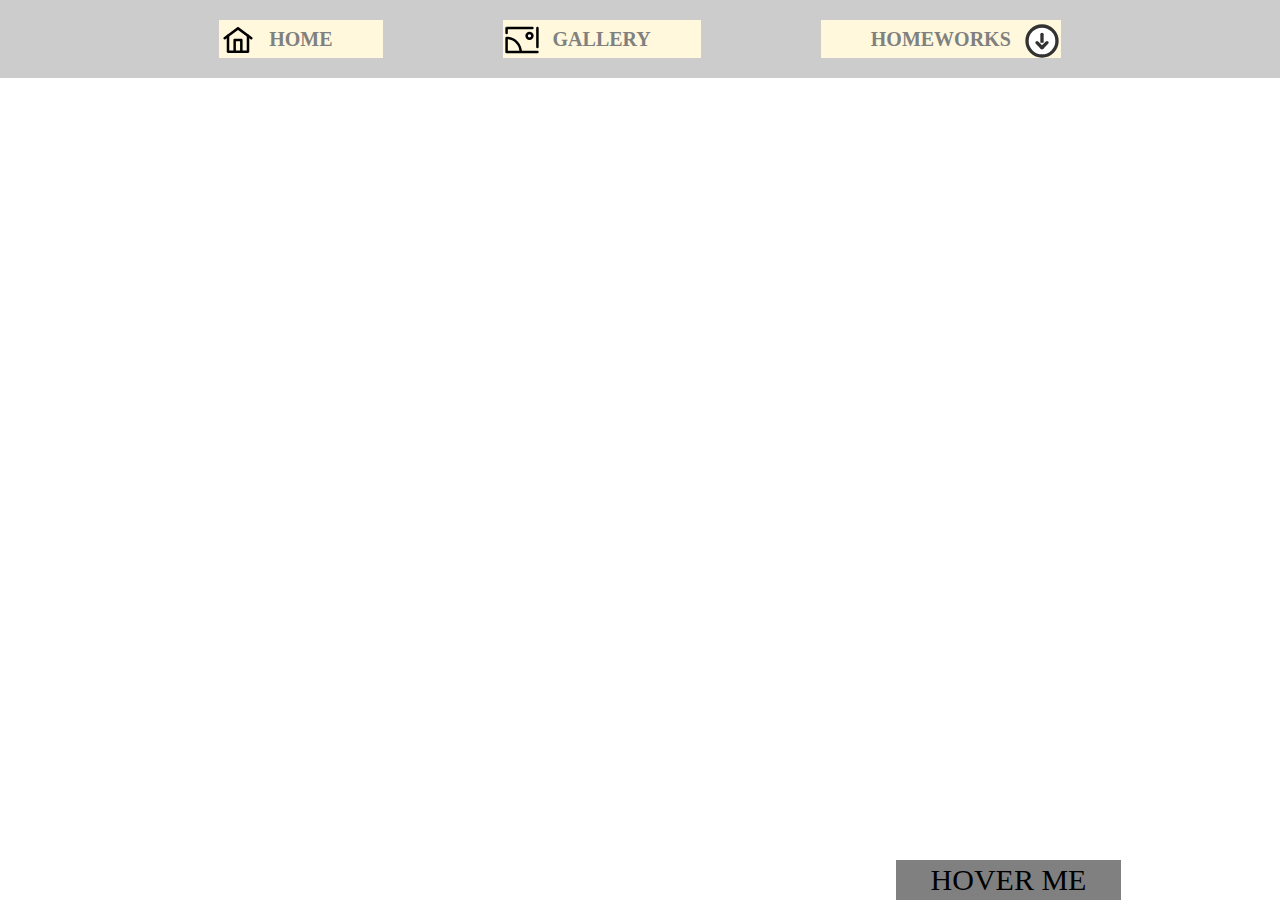
<file: index.html>
<!DOCTYPE html>
<html lang="en">

<head>
    <meta charset="UTF-8">
    <meta http-equiv="X-UA-Compatible" content="IE=edge">
    <meta name="viewport" content="width=device-width, initial-scale=1.0">
    <title>Document</title>
    <link rel="stylesheet" href="style/index.css">
</head>

<body>
    <header class="header">
        <div class="container">
            <ul class="menu">
                <li>

                    <a href="#" class="icon_link"><svg class="header_icon">
                            <use href="./img/sprite.svg#home"></use>
                        </svg>
                        HOME</a>
                </li>
                <li>
                    <a href="gallery/index.html" class="icon_link"><svg class="header_icon">
                            <use href="./img/sprite.svg#gallery"></use>
                        </svg>
                        GALLERY</a>
                </li>
                <li>
                    <a href="#" class="icon_link"><svg class="header-icon-right">
                            <use href="./img/sprite.svg#arrow-right"></use>
                        </svg>
                        HOMEWORKS</a>

                    <ul class="second-ul">

                        <li><a href="inline-block/index.html">INLINE-BLOCK</a></li>
                        <li><a href="table/table/index.html">TABLE</a></li>
                        <li class="li2">
                            <a href="#"> <svg class="header_icon header_icon_arrow">
                                    <use href="./img/sprite.svg#arrow-left"></use>
                                </svg>SITE</a>

                            <ul class="second_1-ul">
                                <li class="li3"><a href="amelia/index.html" target="_blank">AMELIA</a></li>
                            </ul>
                        </li>
                    </ul>
                </li>
            </ul>
        </div>
    </header>

    </div>
    <div class="hover_me">
        <div class="hover_me_klik"><span>
                HOVER ME </span>
        </div>
        <div class="back">
            <ul class="hover_svg">
                <li><a href="#"><svg class="icon_svg">
                            <use href="./img/sprite.svg#instagram"></use>
                        </svg></a></li>
                <li><a href="#"><svg class="icon_svg">
                            <use href="./img/sprite.svg#telegram"></use>
                        </svg></a></li>
                <li><a href="#"><svg class="icon_svg">
                            <use href="./img/sprite.svg#facebook"></use>
                        </svg></a></li>
                <li><a href="#"><svg class="icon_svg">

                            <use href="./img/sprite.svg#twitter"></use>
                        </svg></a></li>


            </ul>
        </div>
    </div>
    <!-- <footer>
        <div class="FooterContainer">
            <ul class="list_svg">
                <li>
                    <a href="#">
                        <svg class="icon_svg">
                            <use href="./img/sprite.svg#instagram"></use>
                        </svg>
                    </a>
                </li>
                <li>
                    <a href="#">
                        <svg class="icon_svg">
                            <use href="./img/sprite.svg#telegram"></use>
                        </svg>
                    </a>
                </li>
                <li>
                    <a href="#">
                        <svg class="icon_svg">
                            <use href="./img/sprite.svg#facebook"></use>
                        </svg>
                    </a>
                </li>
            </ul>

        </div>
    </footer> -->
</body>

</html>
</file>
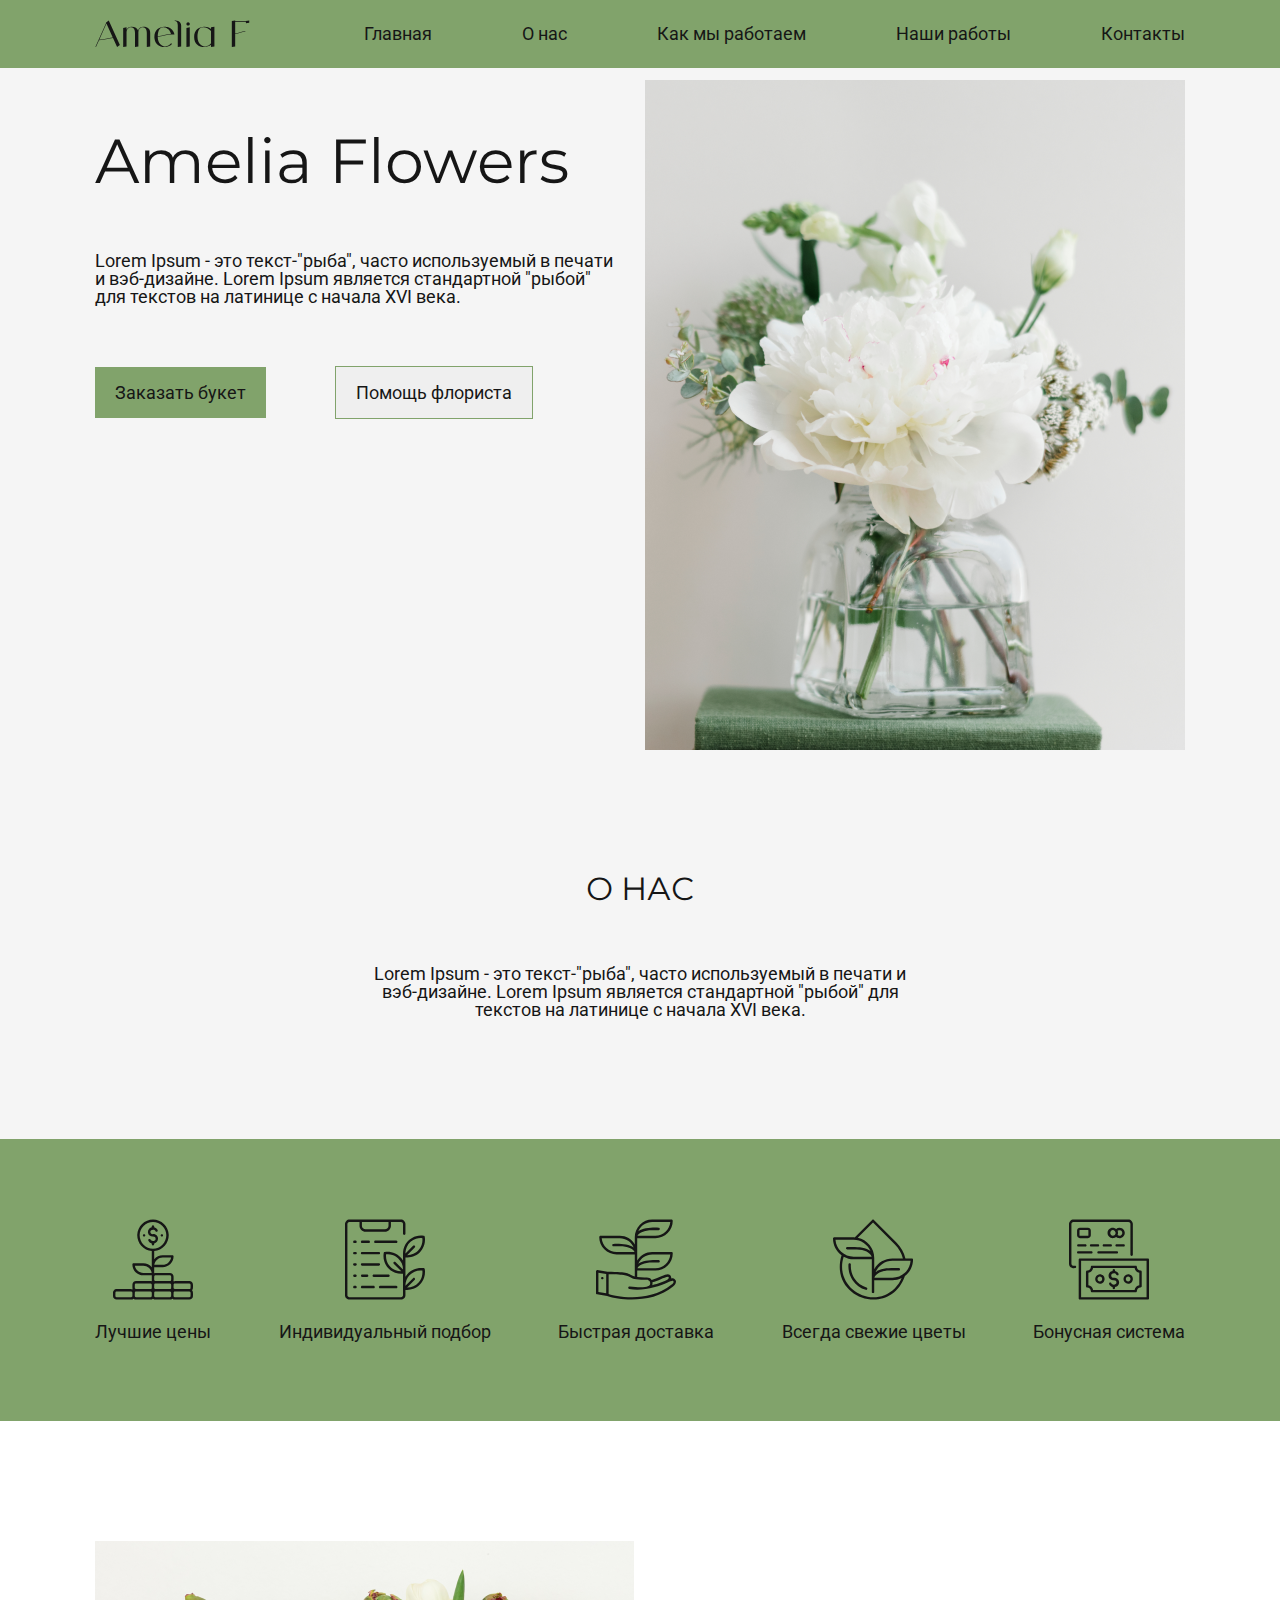
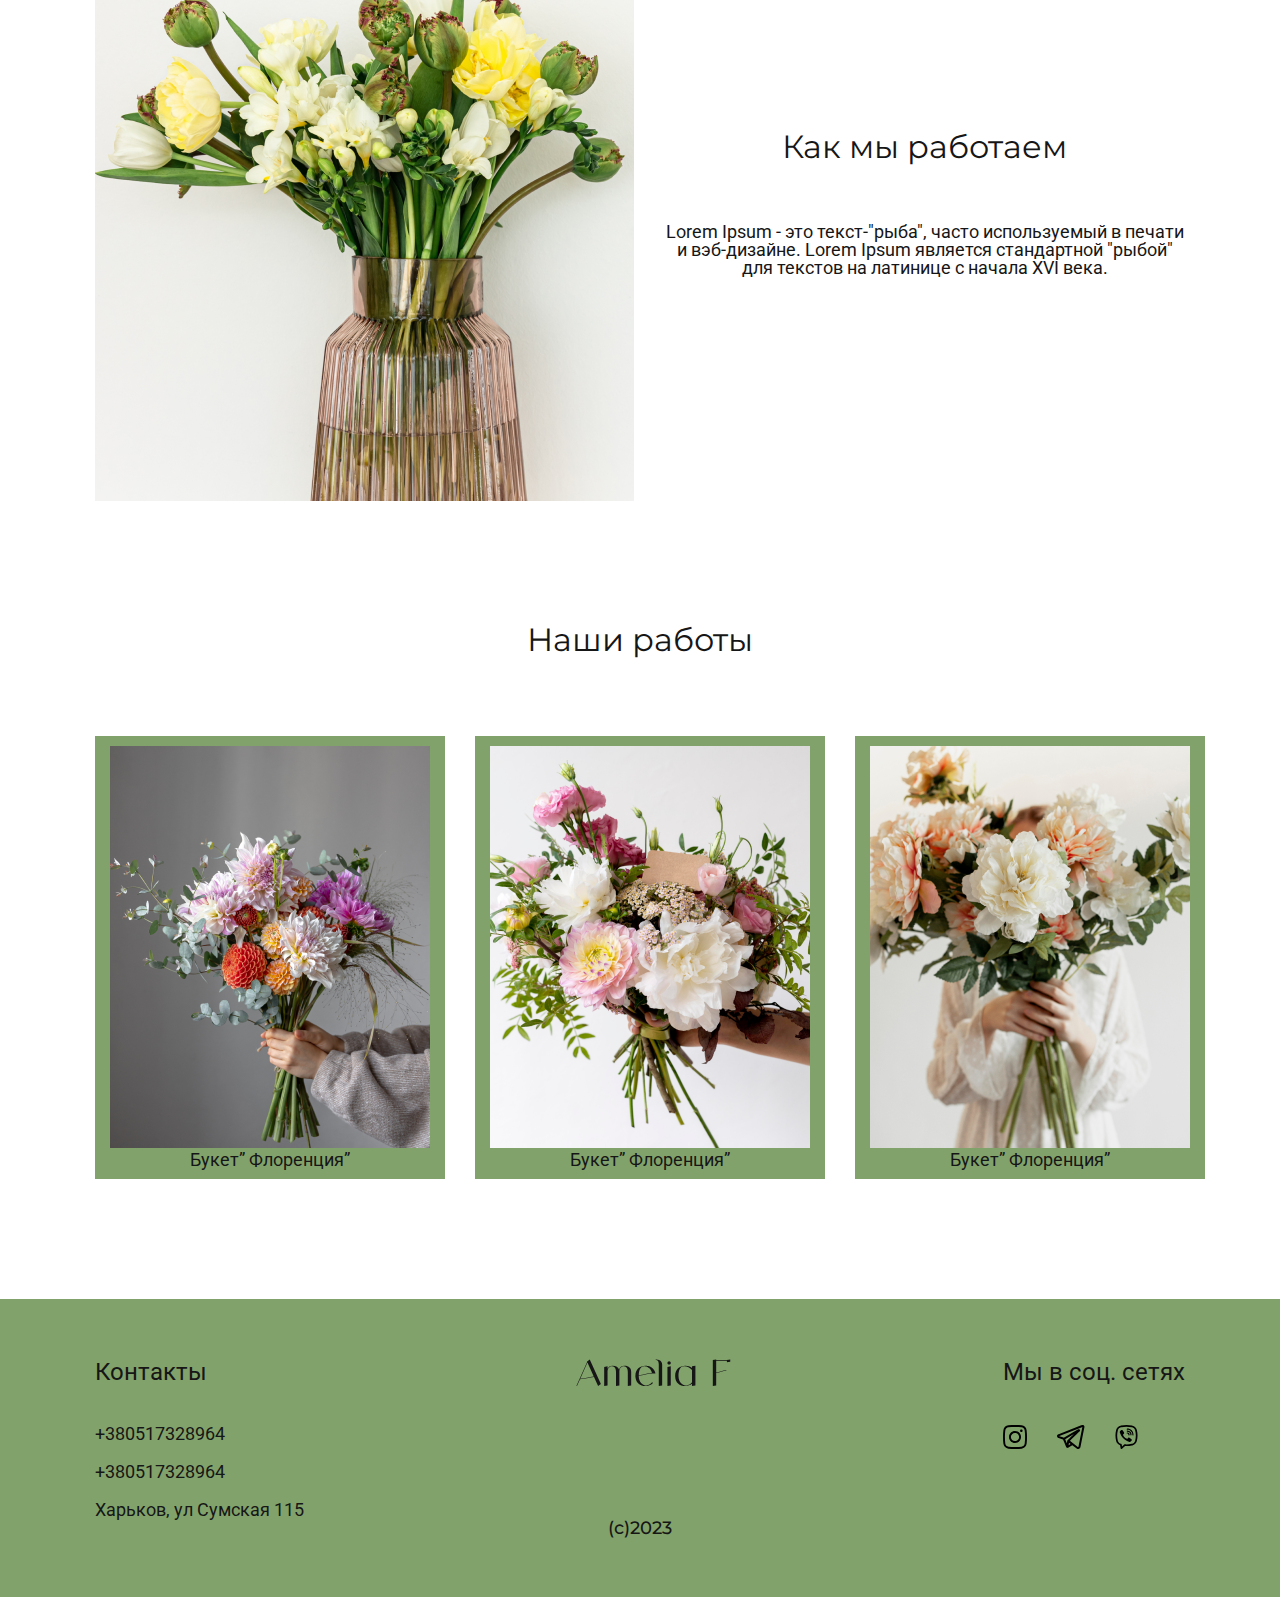
<file: amelia/index.html>
<!DOCTYPE html>
<html lang="en">

<head>
    <meta charset="UTF-8">
    <meta http-equiv="X-UA-Compatible" content="IE=edge">
    <meta name="viewport" content="width=device-width, initial-scale=1.0">
    <title>Document</title>
    <link rel="preconnect" href="https://fonts.googleapis.com">
    <link rel="preconnect" href="https://fonts.gstatic.com" crossorigin>
    <link href="https://fonts.googleapis.com/css2?family=Montserrat&family=Roboto&display=swap" rel="stylesheet">
    <link rel="stylesheet" href="style/index.css">
</head>

<body>

    <div class="header_bg">
        <div class="container">
            <header>
                <img src="svg/Amelia F.svg" alt="amelia">

                <ul class="ul">
                    <li><a href="#"> Главная</a></li>
                    <li><a href="#"> О нас</a></li>
                    <li><a href="#">Как мы работаем</a></li>
                    <li><a href="#">Наши работы</a></li>
                    <li><a href="#">Контакты</a></li>
                </ul>
            </header>
        </div>
    </div>
    <section class="amelia_flowers">
        <div class="container">
            <div class="block-amelia_flowers">
                <div style="flex: 1 1 50%;margin-top: 50px;">
                    <h1>Amelia Flowers</h1>
                    <p class="text_1">Lorem Ipsum - это текст-"рыба", часто используемый в печати и вэб-дизайне. Lorem
                        Ipsum
                        является
                        стандартной "рыбой" для
                        текстов на латинице с начала XVI века.</p>
                    <button class="button">Заказать букет</button>
                    <button class="button_1">Помощь флориста</button>

                </div>
                <div style="flex: 1 1 50%;">
                    <img src="img/Rectangle82.png" alt="flowers">
                </div>
            </div>
        </div>
    </section>
    <section class="amelia_flowers">
        <div class="container">
            <div class="flowers_3">
                <h2>О НАС</h2>
                <p class="text">Lorem Ipsum - это текст-"рыба", часто используемый в печати и вэб-дизайне. Lorem Ipsum
                    является стандартной "рыбой" для
                    текстов на латинице с начала XVI века.</p>
            </div>
        </div>
        <div class="section_1 margin">
            <div class="container">
                <div class="advantages">
                    <div><svg width="80" height="81" viewBox="0 0 80 81" fill="none" xmlns="http://www.w3.org/2000/svg">
                            <path
                                d="M79.9773 65.6472C79.9764 64.6834 79.5933 63.7594 78.912 63.0779C78.2308 62.3964 77.307 62.0131 76.3436 62.0121C75.5007 62.1503 60.4062 61.6578 60.2008 62.3983C60.8454 61.4275 60.5089 58.6782 60.5904 57.5657C60.5885 56.6012 60.2047 55.6768 59.523 54.9948C58.8413 54.3129 57.9172 53.9289 56.9531 53.927C56.6733 53.9943 40.7926 53.7286 41.1999 54.1538V48.2724H49.6751C52.5666 48.2687 55.3386 47.1177 57.383 45.0719C59.4273 43.0261 60.577 40.2527 60.5798 37.36C60.5798 37.0393 60.4526 36.7316 60.2263 36.5045C59.9999 36.2773 59.6927 36.1493 59.3721 36.1483H49.6751C48.0493 36.1488 46.4442 36.5134 44.9777 37.2154C43.5111 37.9174 42.2203 38.9389 41.1999 40.205V32.0562C45.259 31.7429 49.0391 29.869 51.7469 26.8277C54.4548 23.7864 55.8798 19.8142 55.7231 15.7444C55.5664 11.6747 53.8401 7.82388 50.9065 4.99998C47.9728 2.17609 44.0599 0.598633 39.9887 0.598633C35.9175 0.598633 32.0045 2.17609 29.0708 4.99998C26.1372 7.82388 24.4109 11.6747 24.2542 15.7444C24.0975 19.8142 25.5226 23.7864 28.2304 26.8277C30.9382 29.869 34.7183 31.7429 38.7774 32.0562V48.3114C37.756 47.0392 36.4618 46.0129 34.9906 45.3082C33.5193 44.6036 31.9086 44.2387 30.2775 44.2405H20.5982C20.2769 44.2405 19.9689 44.3682 19.7417 44.5954C19.5146 44.8226 19.3869 45.1308 19.3869 45.4522C19.3907 48.3443 20.5408 51.1168 22.585 53.1618C24.6292 55.2068 27.4007 56.3573 30.2917 56.3611H38.7916V62.2389C39.3158 61.8102 23.2367 62.0901 23.0384 62.0157C22.0749 62.0166 21.1512 62.3999 20.47 63.0814C19.7887 63.7629 19.4056 64.687 19.4046 65.6508C19.4932 66.7704 19.1461 69.502 19.7907 70.4834C19.6384 69.7287 4.43413 70.2318 3.64789 70.0972C3.16994 70.0958 2.6964 70.1887 2.25434 70.3705C1.81228 70.5523 1.41037 70.8194 1.07159 71.1567C0.732804 71.494 0.463787 71.8947 0.279917 72.3361C0.096047 72.7774 0.000928732 73.2506 0 73.7288L0 76.9635C0.00187201 77.927 0.385311 78.8506 1.06636 79.5319C1.74741 80.2132 2.67058 80.5968 3.63372 80.5986H18.1757C19.0728 80.5964 19.9368 80.2591 20.5982 79.6526C21.2617 80.2578 22.1263 80.5949 23.0242 80.5986H37.5662C38.4632 80.5958 39.3269 80.2585 39.9887 79.6526C40.6508 80.2579 41.5143 80.5951 42.4111 80.5986H56.9531C57.8501 80.5958 58.7139 80.2585 59.3756 79.6526C60.0392 80.2578 60.9037 80.5949 61.8016 80.5986H76.3436C77.3068 80.5968 78.2299 80.2132 78.911 79.5319C79.592 78.8506 79.9755 77.927 79.9773 76.9635C79.8923 75.3798 80.3811 72.4887 79.0317 71.2947C80.3705 70.1256 79.9065 67.2309 79.9773 65.6472ZM49.6751 38.5753H58.0829C57.7881 40.5937 56.7778 42.4389 55.2363 43.7741C53.6947 45.1094 51.7248 45.8458 49.6857 45.849H41.2778C41.5726 43.8306 42.583 41.9855 44.1245 40.6502C45.666 39.3149 47.636 38.5785 49.6751 38.5753ZM30.2917 53.9306C28.2521 53.9263 26.2821 53.1885 24.7412 51.8518C23.2003 50.5152 22.1911 48.6689 21.898 46.6497H30.2917C32.3307 46.653 34.3007 47.3894 35.8422 48.7246C37.3838 50.0599 38.3941 51.9051 38.6889 53.9235L30.2917 53.9306ZM19.3905 76.96C19.3895 77.2817 19.2611 77.5899 19.0334 77.817C18.8057 78.0441 18.4973 78.1717 18.1757 78.1717H3.63372C1.78145 78.1469 2.57123 75.3125 2.42602 73.7252C2.42602 73.4045 2.55315 73.0968 2.77954 72.8697C3.00592 72.6425 3.3131 72.5145 3.63372 72.5135H18.1757C20.0315 72.5419 19.2276 75.3763 19.3905 76.96ZM38.7774 76.96C38.7765 77.2811 38.6486 77.5887 38.4216 77.8158C38.1947 78.0428 37.8871 78.1707 37.5662 78.1717H23.0207C21.1648 78.1469 21.9582 75.316 21.8094 73.7252C21.8104 73.4042 21.9383 73.0965 22.1652 72.8695C22.3922 72.6424 22.6997 72.5145 23.0207 72.5135H37.5626C39.4185 72.5419 38.6039 75.3763 38.7774 76.96ZM38.7774 68.8784C38.7765 69.1995 38.6486 69.5072 38.4216 69.7342C38.1947 69.9612 37.8871 70.0892 37.5662 70.0901H23.0207C21.1648 70.0653 21.9582 67.2274 21.8094 65.6437C21.8113 65.3232 21.9396 65.0165 22.1665 64.7902C22.3933 64.5639 22.7003 64.4365 23.0207 64.4355H37.5626C39.4185 64.4603 38.6039 67.2947 38.7774 68.8784ZM26.6579 16.3501C26.6579 12.8133 28.0624 9.42125 30.5624 6.9203C33.0624 4.41935 36.4531 3.01433 39.9887 3.01433C43.5242 3.01433 46.9149 4.41935 49.4149 6.9203C51.9149 9.42125 53.3194 12.8133 53.3194 16.3501C53.3194 19.887 51.9149 23.279 49.4149 25.78C46.9149 28.2809 43.5242 29.6859 39.9887 29.6859C36.4531 29.6859 33.0624 28.2809 30.5624 25.78C28.0624 23.279 26.6579 19.887 26.6579 16.3501ZM58.1785 76.9635C58.1776 77.2852 58.0492 77.5934 57.8215 77.8205C57.5938 78.0477 57.2853 78.1752 56.9637 78.1752H42.4111C40.5589 78.1504 41.3664 75.316 41.1999 73.7288C41.2008 73.4077 41.3288 73.1 41.5557 72.873C41.7827 72.646 42.0902 72.518 42.4111 72.5171H56.9531C58.8089 72.5419 58.0014 75.3798 58.1679 76.9635H58.1785ZM58.1785 68.882C58.1776 69.2037 58.0492 69.5119 57.8215 69.739C57.5938 69.9661 57.2853 70.0937 56.9637 70.0937H42.4111C40.5589 70.0689 41.3664 67.2309 41.1999 65.6472C41.2008 65.3261 41.3288 65.0185 41.5557 64.7915C41.7827 64.5644 42.0902 64.4365 42.4111 64.4355H56.9531C58.8089 64.4603 58.0014 67.2983 58.1679 68.882H58.1785ZM58.1785 60.8004C58.1776 61.1221 58.0492 61.4303 57.8215 61.6574C57.5938 61.8846 57.2853 62.0121 56.9637 62.0121H42.4111C40.5589 61.9873 41.3664 59.1494 41.1999 57.5657C41.1999 57.2443 41.3275 56.9361 41.5547 56.7089C41.7818 56.4816 42.0899 56.354 42.4111 56.354H56.9531C58.8089 56.3788 58.0014 59.2132 58.1679 60.8004H58.1785ZM77.5619 76.9635C77.561 77.2846 77.4331 77.5923 77.2061 77.8193C76.9792 78.0463 76.6716 78.1743 76.3507 78.1752H61.8016C59.9458 78.1504 60.7391 75.3196 60.5904 73.7288C60.5904 73.4074 60.718 73.0992 60.9452 72.872C61.1723 72.6447 61.4804 72.5171 61.8016 72.5171H76.3436C78.1959 72.5419 77.3919 75.3834 77.5619 76.9635ZM77.5619 68.882C77.561 69.203 77.4331 69.5107 77.2061 69.7377C76.9792 69.9648 76.6716 70.0927 76.3507 70.0937H61.8016C59.9458 70.0689 60.7391 67.2309 60.5904 65.6472C60.5904 65.3259 60.718 65.0177 60.9452 64.7904C61.1723 64.5632 61.4804 64.4355 61.8016 64.4355H76.3436C78.1959 64.4603 77.3919 67.2983 77.5619 68.882ZM45.0426 19.8364C45.0118 20.9185 44.6144 21.958 43.9155 22.7846C43.2167 23.6111 42.2579 24.1757 41.1964 24.3856C41.2814 25.282 41.1291 26.4476 39.9816 26.4512C38.8341 26.4547 38.6818 25.282 38.7703 24.3856C38.0076 24.2237 37.2945 23.882 36.6903 23.3891C36.086 22.8961 35.608 22.2661 35.296 21.5512C35.1861 21.2581 35.194 20.9338 35.3179 20.6463C35.4418 20.3588 35.6721 20.1304 35.9605 20.009C36.249 19.8876 36.5732 19.8827 36.8653 19.9951C37.1574 20.1076 37.3946 20.3288 37.5272 20.6123C38.3914 22.9188 42.6839 22.3555 42.6201 19.8364C42.6201 18.3271 41.7312 17.5618 39.9816 17.5618C38.7853 17.6641 37.5957 17.3009 36.6603 16.5479C35.7249 15.7949 35.1158 14.71 34.9598 13.5191C34.8037 12.3282 35.1127 11.123 35.8225 10.1542C36.5323 9.18548 37.5881 8.52784 38.7703 8.31818C38.6818 7.41826 38.8341 6.24908 39.9816 6.24908C41.1291 6.24908 41.2849 7.41472 41.1964 8.31464C42.8786 8.55202 46.2503 11.2943 44.0297 12.7363C43.883 12.7985 43.7255 12.8311 43.5662 12.8322C43.4069 12.8332 43.2489 12.8027 43.1015 12.7425C42.954 12.6822 42.8199 12.5933 42.7069 12.481C42.5939 12.3687 42.5042 12.2351 42.443 12.0879C41.5824 9.77789 37.2864 10.3448 37.3501 12.8638C37.3501 14.3944 38.2108 15.1384 39.9745 15.1384C40.6256 15.0682 41.2842 15.1385 41.9058 15.3445C42.5274 15.5506 43.0976 15.8876 43.578 16.3329C44.0583 16.7781 44.4376 17.3213 44.6903 17.9257C44.9429 18.5301 45.0631 19.1816 45.0426 19.8364ZM32.2927 16.3501C32.2927 16.6715 32.1651 16.9797 31.9379 17.2069C31.7108 17.4342 31.4027 17.5618 31.0814 17.5618C30.7602 17.5618 30.4521 17.4342 30.225 17.2069C29.9978 16.9797 29.8702 16.6715 29.8702 16.3501C29.8702 16.0269 29.9986 15.7169 30.227 15.4883C30.4555 15.2598 30.7654 15.1313 31.0885 15.1313C31.4116 15.1313 31.7215 15.2598 31.95 15.4883C32.1785 15.7169 32.3068 16.0269 32.3068 16.3501H32.2927ZM48.8746 17.5618C48.5534 17.5618 48.2453 17.4342 48.0182 17.2069C47.791 16.9797 47.6634 16.6715 47.6634 16.3501C47.6634 16.0288 47.791 15.7206 48.0182 15.4933C48.2453 15.2661 48.5534 15.1384 48.8746 15.1384C49.1959 15.1384 49.504 15.2661 49.7311 15.4933C49.9583 15.7206 50.0859 16.0288 50.0859 16.3501C50.0859 16.6715 49.9583 16.9797 49.7311 17.2069C49.504 17.4342 49.1959 17.5618 48.8746 17.5618Z"
                                fill="#161616" />
                        </svg>

                        <span class="text_2">Лучшие цены</span>
                    </div>
                    <div>
                        <svg width="80" height="81" viewBox="0 0 80 81" fill="none" xmlns="http://www.w3.org/2000/svg">
                            <path
                                d="M51.1727 24.0313H30.2726C29.9634 24.0145 29.6725 23.8796 29.4596 23.6543C29.2466 23.4289 29.128 23.1303 29.128 22.8199C29.128 22.5094 29.2466 22.2108 29.4596 21.9855C29.6725 21.7601 29.9634 21.6252 30.2726 21.6084H51.1727C51.3369 21.5996 51.5011 21.6243 51.6554 21.6812C51.8097 21.738 51.9508 21.8258 52.0702 21.9392C52.1895 22.0525 52.2845 22.1891 52.3495 22.3405C52.4144 22.4919 52.4479 22.655 52.4479 22.8199C52.4479 22.9847 52.4144 23.1478 52.3495 23.2992C52.2845 23.4507 52.1895 23.5872 52.0702 23.7006C51.9508 23.8139 51.8097 23.9017 51.6554 23.9586C51.5011 24.0155 51.3369 24.0402 51.1727 24.0313ZM17.027 24.0313H23.8279C24.1371 24.0145 24.428 23.8796 24.6409 23.6543C24.8539 23.4289 24.9725 23.1303 24.9725 22.8199C24.9725 22.5094 24.8539 22.2108 24.6409 21.9855C24.428 21.7601 24.1371 21.6252 23.8279 21.6084H17.027C16.7179 21.6252 16.4269 21.7601 16.214 21.9855C16.0011 22.2108 15.8824 22.5094 15.8824 22.8199C15.8824 23.1303 16.0011 23.4289 16.214 23.6543C16.4269 23.8796 16.7179 24.0145 17.027 24.0313ZM10.5824 21.6084H9.27014C8.96101 21.6252 8.67004 21.7601 8.45712 21.9855C8.2442 22.2108 8.12553 22.5094 8.12553 22.8199C8.12553 23.1303 8.2442 23.4289 8.45712 23.6543C8.67004 23.8796 8.96101 24.0145 9.27014 24.0313H10.5824C10.8915 24.0145 11.1825 23.8796 11.3954 23.6543C11.6083 23.4289 11.727 23.1303 11.727 22.8199C11.727 22.5094 11.6083 22.2108 11.3954 21.9855C11.1825 21.7601 10.8915 21.6252 10.5824 21.6084ZM33.8635 32.9269H17.027C16.7179 32.9436 16.4269 33.0786 16.214 33.3039C16.0011 33.5293 15.8824 33.8279 15.8824 34.1383C15.8824 34.4487 16.0011 34.7473 16.214 34.9727C16.4269 35.198 16.7179 35.333 17.027 35.3497H33.8635C34.1844 35.3497 34.4922 35.2219 34.7191 34.9944C34.946 34.7669 35.0734 34.4583 35.0734 34.1365C35.0734 33.8148 34.946 33.5062 34.7191 33.2787C34.4922 33.0511 34.1844 32.9233 33.8635 32.9233V32.9269ZM10.5824 32.9269H9.27014C8.96101 32.9436 8.67004 33.0786 8.45712 33.3039C8.2442 33.5293 8.12553 33.8279 8.12553 34.1383C8.12553 34.4487 8.2442 34.7473 8.45712 34.9727C8.67004 35.198 8.96101 35.333 9.27014 35.3497H10.5824C10.9032 35.3497 11.211 35.2219 11.4379 34.9944C11.6648 34.7669 11.7923 34.4583 11.7923 34.1365C11.7923 33.8148 11.6648 33.5062 11.4379 33.2787C11.211 33.0511 10.9032 32.9233 10.5824 32.9233V32.9269ZM17.0305 46.6611H33.8635C34.1727 46.6443 34.4636 46.5094 34.6765 46.284C34.8895 46.0587 35.0081 45.7601 35.0081 45.4496C35.0081 45.1392 34.8895 44.8406 34.6765 44.6153C34.4636 44.3899 34.1727 44.255 33.8635 44.2382H17.027C16.723 44.2615 16.439 44.3991 16.2317 44.6234C16.0245 44.8477 15.9094 45.1421 15.9094 45.4479C15.9094 45.7536 16.0245 46.0481 16.2317 46.2723C16.439 46.4966 16.723 46.6342 17.027 46.6575L17.0305 46.6611ZM10.5824 44.2347H9.27014C8.96101 44.2514 8.67004 44.3864 8.45712 44.6117C8.2442 44.8371 8.12553 45.1357 8.12553 45.4461C8.12553 45.7565 8.2442 46.0551 8.45712 46.2805C8.67004 46.5058 8.96101 46.6408 9.27014 46.6575H10.5824C10.8915 46.6408 11.1825 46.5058 11.3954 46.2805C11.6083 46.0551 11.727 45.7565 11.727 45.4461C11.727 45.1357 11.6083 44.8371 11.3954 44.6117C11.1825 44.3864 10.8915 44.2514 10.5824 44.2347ZM43.5217 55.5531H28.6641C28.3549 55.5698 28.064 55.7048 27.851 55.9301C27.6381 56.1555 27.5195 56.4541 27.5195 56.7645C27.5195 57.0749 27.6381 57.3736 27.851 57.5989C28.064 57.8243 28.3549 57.9592 28.6641 57.9759H43.5182C43.8391 57.9759 44.1468 57.8481 44.3737 57.6206C44.6006 57.3931 44.7281 57.0845 44.7281 56.7627C44.7281 56.441 44.6006 56.1324 44.3737 55.9049C44.1468 55.6774 43.8391 55.5496 43.5182 55.5496L43.5217 55.5531ZM17.0305 57.9759H22.2229C22.5321 57.9592 22.823 57.8243 23.036 57.5989C23.2489 57.3736 23.3675 57.0749 23.3675 56.7645C23.3675 56.4541 23.2489 56.1555 23.036 55.9301C22.823 55.7048 22.5321 55.5698 22.2229 55.5531H17.027C16.723 55.5764 16.439 55.714 16.2317 55.9383C16.0245 56.1626 15.9094 56.457 15.9094 56.7627C15.9094 57.0685 16.0245 57.3629 16.2317 57.5872C16.439 57.8115 16.723 57.9491 17.027 57.9724L17.0305 57.9759ZM10.5824 55.5496H9.27014C8.96101 55.5663 8.67004 55.7013 8.45712 55.9266C8.2442 56.1519 8.12553 56.4506 8.12553 56.761C8.12553 57.0714 8.2442 57.37 8.45712 57.5954C8.67004 57.8207 8.96101 57.9557 9.27014 57.9724H10.5824C10.8915 57.9557 11.1825 57.8207 11.3954 57.5954C11.6083 57.37 11.727 57.0714 11.727 56.761C11.727 56.4506 11.6083 56.1519 11.3954 55.9266C11.1825 55.7013 10.8915 55.5663 10.5824 55.5496ZM33.9059 68.0776C33.9059 68.2365 33.9371 68.3938 33.9977 68.5405C34.0583 68.6873 34.1472 68.8207 34.2592 68.933C34.3712 69.0453 34.5042 69.1344 34.6506 69.1952C34.7969 69.256 34.9538 69.2873 35.1122 69.2873H51.1763C51.3404 69.2962 51.5046 69.2715 51.6589 69.2146C51.8132 69.1577 51.9544 69.0699 52.0737 68.9566C52.193 68.8432 52.2881 68.7066 52.353 68.5552C52.418 68.4038 52.4515 68.2407 52.4515 68.0759C52.4515 67.911 52.418 67.7479 52.353 67.5965C52.2881 67.4451 52.193 67.3085 52.0737 67.1952C51.9544 67.0818 51.8132 66.994 51.6589 66.9371C51.5046 66.8803 51.3404 66.8555 51.1763 66.8644H35.1087C34.95 66.8644 34.7928 66.8958 34.6462 66.9569C34.4996 67.0179 34.3665 67.1073 34.2544 67.22C34.1424 67.3327 34.0536 67.4665 33.9931 67.6136C33.9327 67.7608 33.9019 67.9185 33.9023 68.0776H33.9059ZM17.0305 69.2873H28.6711C28.9803 69.2705 29.2712 69.1356 29.4841 68.9102C29.6971 68.6849 29.8157 68.3863 29.8157 68.0759C29.8157 67.7654 29.6971 67.4668 29.4841 67.2415C29.2712 67.0161 28.9803 66.8812 28.6711 66.8644H17.0305C16.7214 66.8807 16.4302 67.0152 16.2169 67.2403C16.0037 67.4653 15.8846 67.7638 15.8841 68.0742C15.8837 68.3846 16.0019 68.6834 16.2145 68.9091C16.4271 69.1347 16.7214 69.2701 17.0305 69.2873ZM10.5824 66.8644H9.27014C8.96101 66.8812 8.67004 67.0161 8.45712 67.2415C8.2442 67.4668 8.12553 67.7654 8.12553 68.0759C8.12553 68.3863 8.2442 68.6849 8.45712 68.9102C8.67004 69.1356 8.96101 69.2705 9.27014 69.2873H10.5824C10.8915 69.2705 11.1825 69.1356 11.3954 68.9102C11.6083 68.6849 11.727 68.3863 11.727 68.0759C11.727 67.7654 11.6083 67.4668 11.3954 67.2415C11.1825 67.0161 10.8915 66.8812 10.5824 66.8644ZM60.4429 38.5684V57.6505C62.3158 54.6174 65.0258 52.194 68.2445 50.6741C71.4633 49.1543 75.0526 48.6031 78.5775 49.0874C78.8978 49.0874 79.205 49.2148 79.4318 49.4415C79.6586 49.6683 79.7865 49.976 79.7874 50.2971C80.2059 52.9942 80.0048 55.7516 79.1992 58.359C78.3937 60.9663 77.0051 63.3548 75.1392 65.3424C73.2734 67.33 70.9796 68.8641 68.4327 69.8279C65.8858 70.7917 63.1531 71.1596 60.4429 70.9037V76.1526C60.4419 77.3309 59.975 78.4607 59.1444 79.2941C58.3138 80.1276 57.1875 80.5968 56.0124 80.5986H4.43401C3.25861 80.5968 2.13188 80.1277 1.30075 79.2944C0.469618 78.461 0.00186572 77.3312 0 76.1526V5.04111C0.00186779 3.86286 0.469733 2.73345 1.30097 1.90062C2.1322 1.0678 3.25893 0.599568 4.43401 0.598633L56.0089 0.598633C57.1833 0.600504 58.3092 1.06915 59.1396 1.90187C59.9701 2.73459 60.4375 3.86347 60.4393 5.04111V14.7467C60.4226 15.0566 60.2881 15.3484 60.0633 15.5619C59.8386 15.7754 59.5408 15.8944 59.2312 15.8944C58.9216 15.8944 58.6238 15.7754 58.3991 15.5619C58.1743 15.3484 58.0397 15.0566 58.023 14.7467V5.04111C58.0221 4.50609 57.8095 3.99329 57.4319 3.6153C57.0542 3.23731 56.5424 3.02502 56.0089 3.02502H45.9345V6.66106C45.9326 8.2674 45.2954 9.80742 44.1626 10.9433C43.0298 12.0791 41.4939 12.7181 39.8919 12.72H20.5509C18.9486 12.7181 17.4124 12.0792 16.279 10.9435C15.1457 9.80774 14.5077 8.26773 14.5049 6.66106V3.02502H4.43401C3.90042 3.02502 3.38864 3.23731 3.01102 3.6153C2.63339 3.99329 2.42077 4.50609 2.41983 5.04111V76.1526C2.41983 76.6883 2.63204 77.202 3.00977 77.5807C3.3875 77.9595 3.89981 78.1722 4.43401 78.1722H56.0089C56.5431 78.1722 57.0554 77.9595 57.4331 77.5807C57.8108 77.202 58.023 76.6883 58.023 76.1526V54.7431C55.3131 54.9985 52.5808 54.6301 50.0343 53.6661C47.4879 52.702 45.1946 51.1678 43.3291 49.1803C41.4637 47.1928 40.0754 44.8045 39.2701 42.1974C38.4647 39.5904 38.2636 36.8333 38.682 34.1365C38.6816 33.9774 38.7124 33.8197 38.7728 33.6725C38.8333 33.5253 38.922 33.3916 39.0341 33.2789C39.1462 33.1662 39.2793 33.0768 39.4259 33.0157C39.5725 32.9547 39.7297 32.9233 39.8884 32.9233C43.4137 32.4389 47.0034 32.9904 50.2223 34.5109C53.4412 36.0315 56.151 38.4558 58.023 41.49V34.133C58.0652 31.5795 58.6525 29.0648 59.7452 26.758C60.838 24.4512 62.4109 22.4059 64.358 20.7597C66.3052 19.1136 68.5815 17.9048 71.0336 17.2147C73.4858 16.5247 76.0569 16.3694 78.574 16.7592C78.8946 16.7601 79.2018 16.8883 79.4285 17.1156C79.6552 17.3429 79.783 17.6509 79.7839 17.9724C80.1727 20.4963 80.0178 23.0744 79.3296 25.5332C78.6414 27.992 77.4359 30.2744 75.7942 32.2268C74.1525 34.1793 72.1127 35.7565 69.8121 36.8522C67.5116 37.9479 65.0036 38.5367 62.457 38.579L60.4429 38.5684ZM60.4429 34.4301L68.0516 26.8008C68.1618 26.6792 68.2955 26.5813 68.4445 26.5131C68.5936 26.4449 68.7549 26.4077 68.9187 26.4039C69.0825 26.4001 69.2454 26.4297 69.3974 26.4908C69.5495 26.552 69.6876 26.6435 69.8033 26.7598C69.9191 26.8761 70.01 27.0148 70.0707 27.1674C70.1314 27.32 70.1606 27.4833 70.1564 27.6476C70.1523 27.8118 70.1149 27.9735 70.0466 28.1228C69.9782 28.2721 69.8803 28.406 69.7589 28.5162L62.1537 36.1455C64.3059 36.1633 66.4373 35.7222 68.4067 34.8515C70.3761 33.9809 72.1384 32.7004 73.577 31.0951C75.0155 29.4899 76.0974 27.5963 76.7509 25.5401C77.4044 23.4838 77.6146 21.3118 77.3676 19.1679C75.2545 18.9197 73.113 19.1201 71.0822 19.7559C69.0514 20.3917 67.1767 21.4488 65.5799 22.8584C63.9831 24.2681 62.6999 25.9988 61.8137 27.9382C60.9274 29.8775 60.458 31.9822 60.4358 34.1153L60.4429 34.4301ZM41.1019 35.3356C40.8543 37.4796 41.0641 39.6518 41.7174 41.7083C42.3707 43.7648 43.4525 45.6586 44.8911 47.264C46.3298 48.8694 48.0924 50.1498 50.062 51.0203C52.0317 51.8908 54.1633 52.3315 56.3158 52.3132L48.7106 44.6874C48.4903 44.4586 48.3684 44.1522 48.3712 43.8341C48.374 43.5161 48.5012 43.2118 48.7255 42.9869C48.9498 42.762 49.2532 42.6345 49.5704 42.6317C49.8876 42.6288 50.1932 42.7511 50.4214 42.972L58.0266 50.5977C58.0437 48.4403 57.6035 46.3038 56.7352 44.3298C55.8669 42.3558 54.5902 40.5893 52.9897 39.1474C51.3891 37.7054 49.5014 36.6208 47.4513 35.9655C45.4013 35.3102 43.2358 35.0991 41.0983 35.3462L41.1019 35.3356ZM16.9318 6.66106C16.9327 7.62389 17.3141 8.54712 17.9924 9.2286C18.6707 9.91009 19.5907 10.2943 20.5509 10.2971H39.8919C40.8534 10.2962 41.7752 9.91278 42.455 9.2311C43.1349 8.54941 43.5172 7.62511 43.5182 6.66106V3.02502H16.9318V6.66106ZM60.4393 66.7654L68.0481 59.1396C68.2745 58.9126 68.5815 58.7851 68.9017 58.7851C69.2219 58.7851 69.5289 58.9126 69.7553 59.1396C69.9817 59.3666 70.1089 59.6745 70.1089 59.9956C70.1089 60.3166 69.9817 60.6245 69.7553 60.8515L62.1502 68.4809C64.3034 68.502 66.4365 68.0633 68.4075 67.1937C70.3785 66.3242 72.1423 65.0438 73.5815 63.4377C75.0207 61.8316 76.1024 59.9367 76.7546 57.8789C77.4068 55.8212 77.6145 53.6477 77.3641 51.5032H75.3499C73.3665 51.5066 71.4036 51.906 69.5758 52.6781C67.748 53.4502 66.0918 54.5795 64.7039 56.0002C63.3159 57.4209 62.224 59.1045 61.4918 60.9527C60.7597 62.801 60.4019 64.777 60.4393 66.7654Z"
                                fill="#161616" />
                        </svg>
                        <span class="text_2">Индивидуальный подбор</span>
                    </div>
                    <div>
                        <svg width="80" height="81" viewBox="0 0 80 81" fill="none" xmlns="http://www.w3.org/2000/svg">
                            <path
                                d="M78.4959 60.0106C78.0175 59.6542 77.4564 59.4256 76.8654 59.3463C76.2744 59.267 75.673 59.3396 75.1178 59.5573C75.3084 58.8373 75.2647 58.0752 74.9931 57.3817C74.7215 56.6883 74.2361 56.0995 73.6074 55.7011C71.9661 54.4405 69.4687 55.517 65.3301 57.2981C62.1819 58.7122 58.9427 59.9141 55.6344 60.8959C55.0915 60.1189 54.3687 59.4851 53.5279 59.0485C52.6871 58.6119 51.7532 58.3856 50.806 58.3888C47.6057 58.5041 44.4011 58.3928 41.2164 58.0559V51.6077H59.3981C64.004 51.5964 68.4175 49.7579 71.6718 46.4949C74.9259 43.2319 76.7553 38.8106 76.7591 34.1998C76.7591 33.8777 76.6312 33.5687 76.4037 33.3409C76.1762 33.1132 75.8676 32.9852 75.5458 32.9852H56.165C53.1429 32.9891 50.1741 33.7828 47.5523 35.2876C44.9306 36.7924 42.7466 38.9563 41.2164 41.5652V19.2211H59.3981C64.004 19.2098 68.4175 17.3713 71.6718 14.1083C74.9259 10.8453 76.7553 6.42402 76.7591 1.81322C76.7582 1.49381 76.632 1.18753 76.4077 0.960352C76.1834 0.733174 75.879 0.603274 75.5599 0.598633L56.165 0.598633C51.5567 0.606133 47.1395 2.44303 43.8822 5.70642C40.6249 8.96981 38.7936 13.3932 38.7899 18.0065V25.3861C37.2615 22.7745 35.0783 20.6078 32.4564 19.1005C29.8345 17.5931 26.8648 16.7973 23.8413 16.7919H4.44637C4.12487 16.7929 3.81681 16.9211 3.58947 17.1487C3.36214 17.3763 3.23401 17.6847 3.23308 18.0065C3.23588 22.62 5.06692 27.044 8.32438 30.3076C11.5818 33.5712 15.9996 35.4078 20.6082 35.4144H38.7899V57.6098C30.6152 54.3591 33.6042 52.9639 11.5103 52.7231L1.41491 51.1154C1.2411 51.0885 1.06354 51.0993 0.894266 51.1471C0.724988 51.1949 0.567945 51.2785 0.433771 51.3924C0.299598 51.5062 0.191428 51.6476 0.116589 51.8069C0.0417503 51.9662 0.00198955 52.1398 8.97551e-08 52.3159V74.1607C-0.000110964 74.4494 0.102837 74.7287 0.29028 74.9482C0.477723 75.1676 0.737326 75.3128 1.02228 75.3576L11.1248 76.9652C26.229 82.3193 58.4006 83.6401 77.0456 67.5601C78.3296 66.8165 82.065 62.8328 78.4959 60.0106ZM62.6099 8.69705C56.211 8.41376 46.5436 8.83515 42.3342 12.3089C43.4595 9.56993 45.3707 7.22635 47.8262 5.57439C50.2816 3.92243 53.1712 3.03623 56.1296 3.0278H74.283C73.9768 6.77467 72.2751 10.2695 69.5153 12.8191C66.7555 15.3686 63.1393 16.7867 59.3839 16.7919H41.4782C42.7198 13.8705 48.3087 11.1262 56.165 11.1262H62.6099C62.9317 11.1262 63.2403 10.9983 63.4679 10.7705C63.6954 10.5427 63.8232 10.2338 63.8232 9.91163C63.8232 9.5895 63.6954 9.28057 63.4679 9.05279C63.2403 8.82501 62.9317 8.69705 62.6099 8.69705ZM20.6082 32.9852C16.8527 32.9792 13.2365 31.561 10.4763 29.0117C7.71614 26.4623 6.01342 22.968 5.70564 19.2211H23.8413C26.8 19.2303 29.6897 20.1172 32.1451 21.7697C34.6005 23.4223 36.5115 25.7664 37.6367 28.5058C33.4556 25.032 23.767 24.6035 17.3716 24.8903C17.0616 24.9071 16.7698 25.0422 16.5563 25.2678C16.3428 25.4934 16.2238 25.7924 16.2238 26.1031C16.2238 26.4139 16.3428 26.7129 16.5563 26.9385C16.7698 27.1641 17.0616 27.2992 17.3716 27.316H23.8342C31.6941 27.316 37.2759 30.0638 38.521 32.9817L20.6082 32.9852ZM10.1945 74.3554L2.41243 73.1232V53.7394L10.1945 54.9717V74.3554ZM56.4126 63.1976C61.906 61.9688 67.9159 58.0488 72.1323 57.6275C76.0764 61.0517 61.2587 64.745 56.2711 66.2322C56.5514 65.2451 56.5999 64.2065 56.4126 63.1976ZM56.165 35.4144H74.283C73.976 39.1609 72.2741 42.6553 69.5145 45.2047C66.7548 47.7541 63.1391 49.1724 59.3839 49.1785H41.4782C42.7198 46.2571 48.3087 43.5128 56.165 43.5128H62.6099C62.9317 43.5128 63.2403 43.3848 63.4679 43.157C63.6954 42.9293 63.8232 42.6203 63.8232 42.2982C63.8232 41.9761 63.6954 41.6671 63.4679 41.4394C63.2403 41.2116 62.9317 41.0836 62.6099 41.0836C56.2145 40.8003 46.5436 41.2253 42.3342 44.699C43.4613 41.9538 45.3777 39.6057 47.8401 37.9526C50.3026 36.2995 53.2001 35.4161 56.165 35.4144ZM75.6201 65.609C50.8308 85.2973 18.1816 76.5863 12.6352 74.8901V55.1523C29.1897 55.2266 31.9417 56.8484 34.3753 58.279C36.8762 59.745 39.0304 61.0127 50.9157 60.818C51.4169 60.8166 51.9118 60.9303 52.3624 61.1503C52.8129 61.3704 53.207 61.6909 53.5144 62.0872C53.8219 62.4836 54.0344 62.9452 54.1358 63.4366C54.2372 63.9281 54.2247 64.4362 54.0992 64.9221C54.0992 65.2762 53.9118 66.4695 51.7965 67.2521C49.5291 68.1409 44.5344 68.8987 33.5971 67.4787C33.2777 67.4374 32.9549 67.5248 32.6999 67.7217C32.4448 67.9186 32.2783 68.2088 32.237 68.5286C32.1958 68.8484 32.2831 69.1715 32.4798 69.4268C32.6765 69.6822 32.9664 69.8488 33.2858 69.8902C45.8291 72.7478 63.0698 67.5177 71.6053 63.4844C74.0814 62.4221 76.4301 61.4341 76.9572 61.8732C78.6798 63.1834 76.4053 64.9504 75.6024 65.609H75.6201ZM6.30698 57.9285C6.62876 57.9285 6.93737 58.0564 7.1649 58.2842C7.39244 58.512 7.52027 58.8209 7.52027 59.143C7.52027 59.4652 7.39244 59.7741 7.1649 60.0019C6.93737 60.2297 6.62876 60.3576 6.30698 60.3576C5.98519 60.3576 5.67659 60.2297 5.44905 60.0019C5.22152 59.7741 5.09369 59.4652 5.09369 59.143C5.09369 58.8209 5.22152 58.512 5.44905 58.2842C5.67659 58.0564 5.98519 57.9285 6.30698 57.9285Z"
                                fill="#161616" />
                        </svg>
                        <span class="text_2">Быстрая доставка</span>
                    </div>
                    <div>
                        <svg width="81" height="81" viewBox="0 0 81 81" fill="none" xmlns="http://www.w3.org/2000/svg">
                            <path
                                d="M78.8405 39.3856H72.4227C71.0005 33.4374 67.9581 27.9996 63.6331 23.6756L40.8858 0.938835C40.6534 0.720301 40.3463 0.598633 40.0273 0.598633C39.7083 0.598633 39.4013 0.720301 39.1689 0.938835L21.6854 18.4117C21.3314 18.4117 20.9774 18.3586 20.6234 18.3586H1.21418C1.0549 18.3582 0.897094 18.3892 0.749803 18.4498C0.602512 18.5104 0.468634 18.5995 0.35584 18.712C0.243046 18.8244 0.153554 18.9581 0.0924922 19.1052C0.0314304 19.2523 -6.80893e-07 19.41 0 19.5693C0.00235549 22.8344 0.781391 26.0521 2.27277 28.9567C3.76416 31.8613 5.9251 34.3694 8.57716 36.274C-4.60186 79.436 56.9923 99.7018 71.9306 56.9612C74.4547 55.0419 76.5013 52.5654 77.9105 49.7249C79.3197 46.8843 80.0535 43.7565 80.0547 40.5856C80.0509 40.2661 79.9214 39.9609 79.6941 39.7362C79.4668 39.5116 79.1601 39.3856 78.8405 39.3856ZM40.0256 3.49818L61.9198 25.3889C65.7819 29.2597 68.5401 34.0918 69.9093 39.3856H59.4348C55.6958 39.3883 52.0278 40.4072 48.8229 42.3332C45.6181 44.2592 42.997 47.02 41.2397 50.3203V38.9927C41.2366 34.24 39.5948 29.6337 36.5912 25.9504C33.5876 22.2671 29.4058 19.7322 24.7509 18.7728L40.0256 3.49818ZM2.47792 20.7835H20.6199C24.2316 20.7902 27.7597 21.8707 30.7556 23.8878C33.7516 25.9048 36.0801 28.7673 37.445 32.1111C32.4006 27.488 21.2889 27.9518 14.1596 28.0615C13.8493 28.0783 13.5574 28.2133 13.3437 28.4388C13.13 28.6644 13.0109 28.9632 13.0109 29.2739C13.0109 29.5846 13.13 29.8834 13.3437 30.109C13.5574 30.3345 13.8493 30.4695 14.1596 30.4863H23.8553C31.2395 30.4863 37.5618 33.7147 38.6344 37.7643H20.6199C16.0081 37.7561 11.571 35.999 8.20403 32.8475C4.83702 29.696 2.79069 25.3847 2.47792 20.7835ZM61.9481 69.1703C38.4893 91.9813 0.796475 68.3738 10.7011 37.6404C13.7366 39.3139 17.1466 40.1908 20.6128 40.1892H38.8078V72.9438C38.7989 73.1085 38.8237 73.2733 38.8806 73.4282C38.9375 73.583 39.0254 73.7246 39.1388 73.8444C39.2523 73.9641 39.389 74.0595 39.5405 74.1247C39.692 74.1899 39.8553 74.2235 40.0203 74.2235C40.1852 74.2235 40.3485 74.1899 40.5 74.1247C40.6515 74.0595 40.7882 73.9641 40.9017 73.8444C41.0151 73.7246 41.103 73.583 41.1599 73.4282C41.2168 73.2733 41.2416 73.1085 41.2327 72.9438V61.2161H59.4277C62.6247 61.2151 65.7769 60.4646 68.6314 59.0249C67.0961 62.822 64.8137 66.272 61.9198 69.1703H61.9481ZM59.4702 58.7913H41.4167C42.4787 54.7417 48.8116 51.5133 56.1958 51.5133H65.8986C66.2089 51.4965 66.5009 51.3615 66.7145 51.1359C66.9282 50.9104 67.0473 50.6115 67.0473 50.3009C67.0473 49.9902 66.9282 49.6913 66.7145 49.4658C66.5009 49.2403 66.2089 49.1052 65.8986 49.0885C58.7976 48.9681 47.5939 48.5256 42.5991 53.1346C43.9638 49.7899 46.2927 46.9268 49.2895 44.9096C52.2862 42.8925 55.8153 41.8124 59.4277 41.8069H77.5803C77.2675 46.409 75.2208 50.7212 71.8531 53.8734C68.4855 57.0256 64.0475 58.7831 59.4348 58.7913H59.4702ZM32.7298 70.8269C27.3891 69.1749 22.7701 65.7535 19.6335 61.126C16.4968 56.4985 15.0294 50.9408 15.4729 45.368C15.5132 45.0597 15.6703 44.7785 15.9118 44.5826C16.1532 44.3866 16.4607 44.2908 16.7707 44.3149C17.0808 44.3389 17.3698 44.481 17.5782 44.7119C17.7865 44.9428 17.8984 45.2448 17.8906 45.5556C17.4905 50.5827 18.8153 55.5961 21.6467 59.7692C24.4781 63.9423 28.647 67.026 33.4661 68.5118C33.6186 68.5625 33.7596 68.6427 33.8811 68.7479C34.0026 68.8531 34.1022 68.9811 34.1741 69.1248C34.2461 69.2684 34.2891 69.4248 34.3007 69.5851C34.3122 69.7453 34.292 69.9063 34.2414 70.0588C34.1907 70.2113 34.1105 70.3523 34.0053 70.4737C33.9002 70.5952 33.7721 70.6948 33.6285 70.7668C33.4848 70.8388 33.3284 70.8818 33.1681 70.8933C33.0079 70.9048 32.8469 70.8847 32.6944 70.834L32.7298 70.8269Z"
                                fill="#161616" />
                        </svg>
                        <span class="text_2">Всегда свежие цветы</span>
                    </div>
                    <div>
                        <svg width="80" height="81" viewBox="0 0 80 81" fill="none" xmlns="http://www.w3.org/2000/svg">
                            <path
                                d="M21.8188 16.3565V11.5098C21.8142 10.761 21.5149 10.0442 20.9857 9.51436C20.4566 8.98454 19.7401 8.68436 18.9913 8.67876H10.9112C10.1587 8.68346 9.43866 8.98568 8.90824 9.51944C8.37781 10.0532 8.08011 10.7751 8.08012 11.5276V16.3565C8.08012 17.112 8.38027 17.8367 8.91454 18.3709C9.44881 18.9052 10.1734 19.2054 10.929 19.2054H18.9913C19.7432 19.1997 20.4623 18.8971 20.992 18.3634C21.5216 17.8298 21.8188 17.1084 21.8188 16.3565ZM10.5052 16.3565V11.5098C10.5052 11.4022 10.548 11.2989 10.6241 11.2228C10.7003 11.1466 10.8035 11.1039 10.9112 11.1039H18.9913C19.0984 11.1048 19.2007 11.148 19.2761 11.224C19.3514 11.3001 19.3937 11.4028 19.3937 11.5098V16.3565C19.3937 16.4635 19.3514 16.5663 19.2761 16.6423C19.2007 16.7183 19.0984 16.7615 18.9913 16.7624H10.9112C10.8038 16.7615 10.7011 16.7184 10.6252 16.6425C10.5492 16.5666 10.5062 16.4639 10.5052 16.3565ZM16.2528 25.1987C16.4176 25.1897 16.5825 25.2145 16.7373 25.2714C16.8922 25.3283 17.0339 25.4162 17.1537 25.5296C17.2735 25.6431 17.3689 25.7798 17.4341 25.9314C17.4993 26.083 17.5329 26.2462 17.5329 26.4112C17.5329 26.5762 17.4993 26.7395 17.4341 26.8911C17.3689 27.0427 17.2735 27.1794 17.1537 27.2928C17.0339 27.4063 16.8922 27.4942 16.7373 27.5511C16.5825 27.608 16.4176 27.6327 16.2528 27.6238H9.29446C8.98423 27.607 8.69225 27.4719 8.4786 27.2463C8.26494 27.0208 8.14586 26.7219 8.14586 26.4112C8.14586 26.1005 8.26494 25.8017 8.4786 25.5761C8.69225 25.3506 8.98423 25.2155 9.29446 25.1987H16.2528ZM22.0574 25.1987H29.0158C29.326 25.2155 29.618 25.3506 29.8317 25.5761C30.0453 25.8017 30.1644 26.1005 30.1644 26.4112C30.1644 26.7219 30.0453 27.0208 29.8317 27.2463C29.618 27.4719 29.326 27.607 29.0158 27.6238H22.0574C21.7472 27.607 21.4552 27.4719 21.2416 27.2463C21.0279 27.0208 20.9088 26.7219 20.9088 26.4112C20.9088 26.1005 21.0279 25.8017 21.2416 25.5761C21.4552 25.3506 21.7472 25.2155 22.0574 25.1987ZM34.8204 27.6238C34.5102 27.607 34.2182 27.4719 34.0045 27.2463C33.7909 27.0208 33.6718 26.7219 33.6718 26.4112C33.6718 26.1005 33.7909 25.8017 34.0045 25.5761C34.2182 25.3506 34.5102 25.2155 34.8204 25.1987H41.7823C42.0926 25.2155 42.3845 25.3506 42.5982 25.5761C42.8118 25.8017 42.9309 26.1005 42.9309 26.4112C42.9309 26.7219 42.8118 27.0208 42.5982 27.2463C42.3845 27.4719 42.0926 27.607 41.7823 27.6238H34.8204ZM54.5453 27.6238H47.5834C47.2731 27.607 46.9811 27.4719 46.7675 27.2463C46.5538 27.0208 46.4348 26.7219 46.4348 26.4112C46.4348 26.1005 46.5538 25.8017 46.7675 25.5761C46.9811 25.3506 47.2731 25.2155 47.5834 25.1987H54.5453C54.7101 25.1897 54.8749 25.2145 55.0298 25.2714C55.1847 25.3283 55.3263 25.4162 55.4461 25.5296C55.5659 25.6431 55.6613 25.7798 55.7265 25.9314C55.7917 26.083 55.8254 26.2462 55.8254 26.4112C55.8254 26.5762 55.7917 26.7395 55.7265 26.8911C55.6613 27.0427 55.5659 27.1794 55.4461 27.2928C55.3263 27.4063 55.1847 27.4942 55.0298 27.5511C54.8749 27.608 54.7101 27.6327 54.5453 27.6238ZM22.4064 34.5928H9.29446C9.12969 34.6018 8.96484 34.577 8.80996 34.5201C8.65508 34.4632 8.51342 34.3754 8.39362 34.2619C8.27383 34.1484 8.17842 34.0117 8.11322 33.8601C8.04802 33.7086 8.01439 33.5453 8.01439 33.3803C8.01439 33.2153 8.04802 33.052 8.11322 32.9004C8.17842 32.7489 8.27383 32.6122 8.39362 32.4987C8.51342 32.3852 8.65508 32.2974 8.80996 32.2404C8.96484 32.1835 9.12969 32.1588 9.29446 32.1677H22.4064C22.7166 32.1846 23.0086 32.3196 23.2223 32.5452C23.4359 32.7707 23.555 33.0696 23.555 33.3803C23.555 33.691 23.4359 33.9898 23.2223 34.2154C23.0086 34.4409 22.7166 34.576 22.4064 34.5928ZM29.4716 32.1677H47.8682C48.1785 32.1846 48.4704 32.3196 48.6841 32.5452C48.8978 32.7707 49.0168 33.0696 49.0168 33.3803C49.0168 33.691 48.8978 33.9898 48.6841 34.2154C48.4704 34.4409 48.1785 34.576 47.8682 34.5928H29.4716C29.1614 34.576 28.8694 34.4409 28.6558 34.2154C28.4421 33.9898 28.323 33.691 28.323 33.3803C28.323 33.0696 28.4421 32.7707 28.6558 32.5452C28.8694 32.3196 29.1614 32.1846 29.4716 32.1677ZM50.507 8.66451C49.2684 8.66748 48.0715 9.11192 47.1311 9.91802C46.3686 9.27463 45.4381 8.86255 44.4492 8.73029C43.4603 8.59804 42.4542 8.75114 41.5494 9.17154C40.6446 9.59195 39.8788 10.2622 39.3422 11.1032C38.8056 11.9443 38.5205 12.9212 38.5205 13.9189C38.5205 14.9166 38.8056 15.8935 39.3422 16.7346C39.8788 17.5757 40.6446 18.2459 41.5494 18.6663C42.4542 19.0867 43.4603 19.2398 44.4492 19.1075C45.4381 18.9753 46.3686 18.5632 47.1311 17.9198C47.7766 18.463 48.5436 18.8426 49.367 19.0262C50.1905 19.2098 51.046 19.1921 51.8612 18.9746C52.6763 18.757 53.427 18.3461 54.0494 17.7766C54.6719 17.2072 55.1478 16.4959 55.4368 15.7033C55.7258 14.9107 55.8194 14.0601 55.7095 13.2236C55.5997 12.3871 55.2897 11.5894 54.8059 10.8983C54.3221 10.2071 53.6787 9.64289 52.9303 9.2534C52.182 8.86391 51.3507 8.66068 50.507 8.66095V8.66451ZM43.7694 16.7482C43.0764 16.6665 42.4375 16.3333 41.9738 15.8118C41.5101 15.2903 41.254 14.6167 41.254 13.9189C41.254 13.2211 41.5101 12.5475 41.9738 12.026C42.4375 11.5045 43.0764 11.1713 43.7694 11.0896C44.5217 11.0896 45.2431 11.3885 45.7751 11.9204C46.307 12.4523 46.6058 13.1738 46.6058 13.926C46.6058 14.6783 46.307 15.3997 45.7751 15.9317C45.2431 16.4636 44.5217 16.7624 43.7694 16.7624V16.7482ZM50.507 16.7482C49.7954 16.7485 49.1099 16.4802 48.5876 15.9968C48.8713 15.3408 49.0176 14.6336 49.0176 13.9189C49.0176 13.2042 48.8713 12.497 48.5876 11.841C48.927 11.5413 49.3338 11.3279 49.7734 11.219C50.2129 11.1101 50.6723 11.109 51.1124 11.2156C51.5525 11.3223 51.9603 11.5336 52.3013 11.8317C52.6422 12.1297 52.9062 12.5056 53.0707 12.9275C53.2353 13.3494 53.2955 13.8048 53.2464 14.255C53.1973 14.7052 53.0402 15.1368 52.7885 15.5133C52.5368 15.8897 52.198 16.1999 51.8008 16.4174C51.4036 16.6348 50.9598 16.7532 50.507 16.7624V16.7482ZM6.05386 49.0829C3.00913 49.439 0.0534164 48.0146 0 44.6387V5.04288C0.000943096 3.86448 0.469478 2.73462 1.30273 1.90136C2.13598 1.06811 3.26585 0.599576 4.44425 0.598633L59.3955 0.598633C60.5739 0.599576 61.7038 1.06811 62.537 1.90136C63.3703 2.73462 63.8388 3.86448 63.8397 5.04288V35.7466C63.8229 36.0569 63.6879 36.3488 63.4623 36.5625C63.2367 36.7762 62.9379 36.8952 62.6272 36.8952C62.3165 36.8952 62.0177 36.7762 61.7921 36.5625C61.5665 36.3488 61.4315 36.0569 61.4146 35.7466V5.04288C61.4146 4.50737 61.2019 3.99379 60.8232 3.61513C60.4446 3.23647 59.931 3.02374 59.3955 3.02374H4.44425C3.90874 3.02374 3.39516 3.23647 3.0165 3.61513C2.63784 3.99379 2.42511 4.50737 2.42511 5.04288V44.6387C2.49277 46.7362 4.49054 46.7433 6.06098 46.6578C6.37118 46.6755 6.66278 46.8115 6.8758 47.0377C7.08881 47.2638 7.20702 47.5631 7.20611 47.8738C7.2052 48.1845 7.08523 48.483 6.87089 48.7079C6.65655 48.9328 6.36415 49.0671 6.05386 49.0829ZM78.7821 39.3861H10.9112C10.5891 39.3861 10.2803 39.514 10.0525 39.7417C9.8248 39.9695 9.69686 40.2784 9.69686 40.6004V79.3843C9.69686 79.5438 9.72827 79.7017 9.7893 79.849C9.85032 79.9963 9.93977 80.1302 10.0525 80.243C10.1653 80.3557 10.2992 80.4452 10.4465 80.5062C10.5938 80.5672 10.7517 80.5986 10.9112 80.5986H78.7892C79.1107 80.5977 79.4186 80.4693 79.6456 80.2417C79.8726 80.0141 80 79.7057 80 79.3843V40.6004C80.0005 40.4411 79.9695 40.2833 79.9089 40.136C79.8482 39.9887 79.7591 39.8548 79.6466 39.742C79.5342 39.6292 79.4005 39.5397 79.2534 39.4786C79.1063 39.4175 78.9485 39.3861 78.7892 39.3861H78.7821ZM77.5678 78.1735H12.1077V41.8112H77.5607L77.5678 78.1735ZM18.183 68.4767C19.147 68.4776 20.0712 68.861 20.7529 69.5426C21.4345 70.2243 21.8179 71.1485 21.8188 72.1125C21.8188 72.4337 21.9464 72.7416 22.1735 72.9687C22.4005 73.1958 22.7085 73.3233 23.0296 73.3233H66.6673C66.9884 73.3233 67.2963 73.1958 67.5234 72.9687C67.7505 72.7416 67.878 72.4337 67.878 72.1125C67.8799 71.1488 68.2636 70.2251 68.945 69.5437C69.6265 68.8622 70.5502 68.4785 71.5139 68.4767C71.8354 68.4767 72.1437 68.3492 72.3713 68.1223C72.5989 67.8953 72.7273 67.5873 72.7282 67.2659V52.7188C72.7273 52.3974 72.5989 52.0894 72.3713 51.8625C72.1437 51.6355 71.8354 51.508 71.5139 51.508C70.5502 51.5062 69.6265 51.1225 68.945 50.441C68.2636 49.7596 67.8799 48.8359 67.878 47.8722C67.8785 47.7129 67.8475 47.555 67.7869 47.4077C67.7262 47.2604 67.6371 47.1265 67.5247 47.0137C67.4122 46.9009 67.2786 46.8114 67.1314 46.7503C66.9843 46.6893 66.8266 46.6578 66.6673 46.6578H23.0296C22.8703 46.6578 22.7126 46.6893 22.5654 46.7503C22.4183 46.8114 22.2847 46.9009 22.1722 47.0137C22.0597 47.1265 21.9706 47.2604 21.91 47.4077C21.8493 47.555 21.8184 47.7129 21.8188 47.8722C21.8202 48.3507 21.7273 48.8248 21.5452 49.2674C21.3632 49.7099 21.0956 50.1123 20.7579 50.4513C20.4202 50.7903 20.0189 51.0594 19.5771 51.2432C19.1352 51.427 18.6615 51.5218 18.183 51.5223C17.8615 51.5223 17.5532 51.6497 17.3255 51.8767C17.0979 52.1037 16.9696 52.4116 16.9686 52.7331V67.2801C16.9733 67.5991 17.1033 67.9034 17.3305 68.1273C17.5577 68.3512 17.864 68.4767 18.183 68.4767ZM19.3937 53.8085C20.5576 53.5692 21.6258 52.9941 22.4663 52.1542C23.3068 51.3144 23.8827 50.2466 24.1229 49.0829H65.5776C65.8145 50.2475 66.3889 51.3166 67.2292 52.1569C68.0695 52.9972 69.1386 53.5716 70.3031 53.8085V66.1762C69.1386 66.4131 68.0695 66.9875 67.2292 67.8278C66.3889 68.6682 65.8145 69.7372 65.5776 70.9018H24.1229C23.8827 69.7381 23.3068 68.6703 22.4663 67.8305C21.6258 66.9906 20.5576 66.4155 19.3937 66.1762V53.8085ZM30.8569 64.8479C32.12 64.8137 33.3199 64.2878 34.2012 63.3823C35.0826 62.4768 35.5757 61.2631 35.5757 59.9995C35.5757 58.7359 35.0826 57.5222 34.2012 56.6166C33.3199 55.7111 32.12 55.1853 30.8569 55.151C29.6113 55.2096 28.4361 55.7455 27.5753 56.6477C26.7145 57.5499 26.2342 58.749 26.2342 59.9959C26.2342 61.2429 26.7145 62.4419 27.5753 63.3441C28.4361 64.2463 29.6113 64.7823 30.8569 64.8408V64.8479ZM30.8569 57.5762C31.4835 57.6002 32.0765 57.866 32.5113 58.3178C32.9462 58.7697 33.1891 59.3724 33.1891 59.9995C33.1891 60.6266 32.9462 61.2293 32.5113 61.6811C32.0765 62.1329 31.4835 62.3988 30.8569 62.4228C30.2303 62.3988 29.6373 62.1329 29.2025 61.6811C28.7676 61.2293 28.5247 60.6266 28.5247 59.9995C28.5247 59.3724 28.7676 58.7697 29.2025 58.3178C29.6373 57.866 30.2303 57.6002 30.8569 57.5762ZM59.1391 64.8479C60.4022 64.8137 61.6021 64.2878 62.4835 63.3823C63.3648 62.4768 63.8579 61.2631 63.8579 59.9995C63.8579 58.7359 63.3648 57.5222 62.4835 56.6166C61.6021 55.7111 60.4022 55.1853 59.1391 55.151C57.8935 55.2096 56.7183 55.7455 55.8575 56.6477C54.9967 57.5499 54.5165 58.749 54.5165 59.9959C54.5165 61.2429 54.9967 62.4419 55.8575 63.3441C56.7183 64.2463 57.8935 64.7823 59.1391 64.8408V64.8479ZM59.1391 57.5762C59.7657 57.6002 60.3587 57.866 60.7935 58.3178C61.2284 58.7697 61.4713 59.3724 61.4713 59.9995C61.4713 60.6266 61.2284 61.2293 60.7935 61.6811C60.3587 62.1329 59.7657 62.3988 59.1391 62.4228C58.5125 62.3988 57.9195 62.1329 57.4847 61.6811C57.0498 61.2293 56.8069 60.6266 56.8069 59.9995C56.8069 59.3724 57.0498 58.7697 57.4847 58.3178C57.9195 57.866 58.5125 57.6002 59.1391 57.5762ZM43.6305 51.9674C43.5415 51.07 43.6946 49.8984 44.8413 49.8984C45.988 49.8984 46.1411 51.0665 46.0521 51.9639C46.8196 52.1253 47.5372 52.4681 48.145 52.9638C48.7528 53.4594 49.233 54.0934 49.5455 54.8127C49.6527 55.1059 49.6429 55.429 49.5182 55.7151C49.3934 56.0012 49.1633 56.2283 48.8756 56.3492C48.5879 56.4702 48.2647 56.4757 47.973 56.3647C47.6813 56.2536 47.4436 56.0345 47.3091 55.7529C46.4474 53.4417 42.1562 54.0044 42.2203 56.5292C42.2203 58.0569 43.075 58.8012 44.8413 58.8012C46.0691 58.6406 47.3104 58.9744 48.2921 59.729C49.2738 60.4837 49.9156 61.5974 50.0761 62.8252C50.2367 64.053 49.9029 65.2943 49.1483 66.276C48.3936 67.2577 47.2799 67.8995 46.0521 68.06C46.1411 68.9574 45.9844 70.1219 44.8413 70.1255C43.6982 70.129 43.5415 68.9539 43.6305 68.0565C42.8662 67.8928 42.152 67.5488 41.5474 67.0533C40.9429 66.5577 40.4655 65.9249 40.1549 65.2076C40.0298 64.9115 40.0274 64.5778 40.1483 64.28C40.2691 63.9821 40.5034 63.7445 40.7995 63.6193C41.0956 63.4942 41.4292 63.4918 41.7271 63.6127C42.0249 63.7336 42.2626 63.9678 42.3877 64.2639C43.2495 66.5786 47.5442 66.0124 47.4801 63.4911C47.4801 61.9848 46.5934 61.2192 44.8413 61.2192C43.6135 61.3797 42.3722 61.046 41.3905 60.2913C40.4088 59.5366 39.7671 58.4229 39.6065 57.1951C39.4459 55.9673 39.7797 54.726 40.5344 53.7443C41.289 52.7626 42.4027 52.1209 43.6305 51.9603V51.9674Z"
                                fill="#161616" />
                        </svg>
                        <span class="text_2">Бонусная система</span>
                    </div>
                </div>
            </div>
        </div>
    </section>
    <section>
        <div class="container">
            <div style="gap: 30px;" class="block-work margin">
                <div style="flex: 1 1 50%;">
                    <img src="img/flowers_1.png" alt="flowers">
                </div>
                <div style="flex: 1 1 50%;">
                    <h2 style="padding-top: 190px;">Как мы работаем</h2>
                    <p class="text_3">Lorem Ipsum - это текст-"рыба", часто используемый в печати и вэб-дизайне.
                        Lorem
                        Ipsum
                        является стандартной "рыбой" для
                        текстов на латинице с начала XVI века.</p>
                </div>
            </div>
        </div>
    </section>
    <section>
        <div class="container margin ">
            <div>
                <h2 style="text-align: center;">Наши работы </h2>
            </div>
            <div class="works_cards">
                <div class="img_flowers">
                    <img src="img/img_1.png" alt="">
                    <p class="text_5">Букет” Флоренция”</p>
                </div>
                <div class="img_flowers">
                    <img src="img/img_2.png" alt="">
                    <p class="text_5">Букет” Флоренция”</p>
                </div>
                <div class="img_flowers">
                    <img src="img/img_3.png" alt="">
                    <p class="text_5">Букет” Флоренция”</p>
                </div>
            </div>
        </div>
    </section>
    <footer class="footer margin">
        <div class="container">
            <div class="flex-conteiner">
                <div class="footer-contact">
                    <h3>Контакты</h3>
                    <ul style="padding: 0;">
                        <li><a href="#">+380517328964</a></li>
                        <li><a href="#">+380517328964</a></li>
                        <li>Харьков, ул Сумская 115</li>
                    </ul>
                </div>

                <div class="footer-logo">
                    <svg width="155" height="28" viewBox="0 0 155 28" fill="none" xmlns="http://www.w3.org/2000/svg">
                        <path
                            d="M22.104 27.036L24.876 25.02L13.752 0.467998L11.448 2.16L10.98 2.484L11.124 2.88L0.468 26.856L0.972 27.072L3.996 20.268C8.892 20.16 13.176 18.252 18 18.036L22.104 27.036ZM4.248 19.692L11.448 3.564L17.748 17.496C13.104 17.748 8.964 19.548 4.248 19.692ZM48.4546 6.732C45.6826 6.732 43.7026 8.244 43.0546 10.62C42.2626 8.136 40.1386 6.732 36.6106 6.732C34.4866 6.624 32.4706 7.812 31.5346 9.72V7.308L28.1866 7.884V27L31.5346 26.46V12.924C31.5346 9.576 33.2266 7.308 36.0346 7.308C38.8786 7.308 39.9946 10.116 39.9946 12.924V27L43.3786 26.46V12.924C43.3786 9.576 45.0706 7.308 47.8786 7.308C50.6866 7.308 51.8026 10.116 51.8026 12.924V27L55.1866 26.46V12.924C55.1866 9 52.9546 6.732 48.4546 6.732ZM70.6163 26.46C67.2683 26.46 62.7323 23.652 62.7323 16.884V16.848C67.4483 16.704 71.5163 14.616 76.2683 14.616H79.4363C79.1123 12.168 77.7443 9.936 75.6923 8.496C75.6562 8.46 75.5843 8.424 75.5123 8.388C75.4043 8.316 75.2963 8.244 75.1523 8.172C75.0443 8.1 74.9363 8.064 74.8283 7.992C74.7203 7.92 74.5763 7.848 74.4323 7.776C74.3243 7.74 74.2163 7.704 74.1083 7.632C73.9643 7.596 73.8203 7.524 73.7123 7.488C73.5683 7.416 73.4603 7.38 73.3163 7.344C73.2083 7.308 73.0643 7.236 72.9203 7.2C72.7763 7.164 72.6323 7.128 72.5243 7.092C72.3803 7.056 72.2363 7.056 72.0923 7.02C71.9483 6.984 71.8043 6.948 71.6603 6.912C71.5163 6.912 71.4083 6.876 71.2643 6.876C71.0843 6.84 70.9043 6.84 70.7243 6.804C70.6163 6.804 70.5083 6.768 70.4003 6.768C70.1123 6.768 69.7883 6.732 69.5003 6.732C63.8843 6.732 59.3843 10.116 59.3843 16.884C59.3843 17.28 59.3843 17.64 59.4203 18C59.8883 24.012 64.2083 27.036 69.5003 27.036C71.8403 27.036 75.1163 25.884 76.8083 24.192L76.2683 23.076C75.0083 25.02 72.9203 26.28 70.6163 26.46ZM68.3843 7.308C68.6003 7.308 68.8523 7.308 69.1043 7.344C69.1403 7.344 69.2123 7.38 69.2843 7.38C69.5003 7.416 69.6803 7.452 69.8963 7.488C69.9323 7.488 70.0043 7.524 70.0403 7.524C70.2923 7.596 70.5443 7.668 70.7963 7.776C70.8323 7.776 70.9043 7.812 70.9403 7.812C71.1563 7.92 71.3723 7.992 71.5523 8.1C71.6243 8.136 71.6963 8.172 71.7323 8.208C71.9843 8.316 72.2363 8.46 72.4883 8.64C72.7403 8.82 72.9563 9 73.1723 9.18C73.2083 9.216 73.2803 9.288 73.3523 9.324C73.5323 9.504 73.7123 9.684 73.8563 9.864C73.9283 9.9 73.9643 9.972 74.0003 10.008C74.1803 10.26 74.3963 10.476 74.5763 10.764C75.2243 11.772 75.6923 12.888 75.9443 14.076C71.3363 14.148 67.3403 16.128 62.7683 16.308C62.8403 11.952 64.0643 7.308 68.3843 7.308ZM79.4362 0.539999L79.9762 1.116C81.0923 1.116 82.7843 1.692 82.7843 5.616V27L86.1683 26.46V5.616C86.1683 1.692 82.7843 0.539999 79.4362 0.539999ZM91.4318 27.036L94.7798 26.46V7.308L91.4318 7.884V27.036ZM93.0878 5.616C94.0238 5.616 94.7798 4.86 94.7798 3.924C94.7798 2.988 94.0238 2.232 93.0878 2.232C92.1878 2.232 91.4318 2.988 91.4318 3.924C91.4318 4.86 92.1878 5.616 93.0878 5.616ZM116.03 7.308V8.928C114.086 7.452 111.71 6.66 109.262 6.732C103.646 6.732 99.146 10.116 99.146 16.884C99.146 23.652 103.646 27 109.262 27C111.71 27.072 114.086 26.316 116.03 24.84V27L119.414 26.46V6.732L116.03 7.308ZM110.378 26.46C106.994 26.46 102.494 23.652 102.494 16.884C102.494 12.384 103.646 7.308 108.146 7.308C111.134 7.452 113.978 8.748 116.03 10.944V23.364C114.734 25.2 112.646 26.352 110.378 26.46ZM150.9 1.116H140.172V0.539999L136.824 1.116V27L140.172 26.46V14.04C143.7 13.824 146.76 11.808 150.324 11.808V11.232C146.76 11.232 143.7 13.284 140.172 13.464V1.692H150.9V3.348L154.248 2.808V0.539999L150.9 1.116Z"
                            fill="#161616" />
                    </svg>
                </div>
                <div class="footer-social">
                    <h3>Мы в соц. сетях</h3>
                    <ul class="ul2">
                        <li><a href="#">
                                <svg width="24" height="24" viewBox="0 0 24 24" fill="none"
                                    xmlns="http://www.w3.org/2000/svg">
                                    <path
                                        d="M17.0828 5.65644C17.0828 4.95569 17.6518 4.38761 18.3537 4.38761C19.0556 4.38761 19.6246 4.95569 19.6246 5.65644C19.6246 6.35719 19.0556 6.92526 18.3537 6.92526C17.6518 6.92526 17.0828 6.35719 17.0828 5.65644Z"
                                        fill="black" />
                                    <path fill-rule="evenodd" clip-rule="evenodd"
                                        d="M11.9991 5.97364C8.66512 5.97364 5.96234 8.67199 5.96234 12.0006C5.96234 15.3292 8.66512 18.0275 11.9991 18.0275C15.3332 18.0275 18.036 15.3292 18.036 12.0006C18.036 8.67199 15.3332 5.97364 11.9991 5.97364ZM7.8687 12.0006C7.8687 9.72315 9.718 7.87688 11.9991 7.87688C14.2803 7.87688 16.1296 9.72315 16.1296 12.0006C16.1296 14.278 14.2803 16.1243 11.9991 16.1243C9.718 16.1243 7.8687 14.278 7.8687 12.0006Z"
                                        fill="black" />
                                    <path fill-rule="evenodd" clip-rule="evenodd"
                                        d="M18.6828 0.368705C14.2771 -0.122902 9.72292 -0.122902 5.31728 0.368705C2.76014 0.654026 0.695764 2.66513 0.395131 5.23137C-0.13171 9.72843 -0.13171 14.2716 0.395131 18.7687C0.695764 21.3349 2.76014 23.346 5.31728 23.6313C9.72292 24.1229 14.2771 24.1229 18.6828 23.6313C21.2399 23.346 23.3042 21.3349 23.6049 18.7687C24.1317 14.2716 24.1317 9.72843 23.6049 5.23137C23.3042 2.66513 21.2399 0.654026 18.6828 0.368705ZM5.52902 2.26016C9.79396 1.78427 14.206 1.78427 18.471 2.26016C20.1615 2.44878 21.5155 3.78057 21.7115 5.45246C22.2211 9.80266 22.2211 14.1974 21.7115 18.5475C21.5155 20.2195 20.1615 21.5512 18.471 21.7399C14.206 22.2157 9.79396 22.2157 5.52902 21.7399C3.83858 21.5512 2.48444 20.2195 2.28858 18.5475C1.77895 14.1974 1.77895 9.80266 2.28858 5.45246C2.48444 3.78057 3.83858 2.44878 5.52902 2.26016Z"
                                        fill="black" />
                                </svg></a></li>
                        <li><a href="#"> <svg width="28" height="24" viewBox="0 0 28 24" fill="none"
                                    xmlns="http://www.w3.org/2000/svg">
                                    <path fill-rule="evenodd" clip-rule="evenodd"
                                        d="M5.91301 14.5371C5.97209 14.5571 6.03172 14.5711 6.09131 14.5798C6.15629 14.7326 6.24023 14.9301 6.33818 15.161C6.5772 15.7247 6.89926 16.4872 7.23168 17.2825C7.90963 18.9046 8.59347 20.5767 8.7445 21.0553C8.93147 21.6469 9.1291 22.0492 9.34484 22.3239C9.4564 22.4659 9.58542 22.5898 9.73638 22.6837C9.81238 22.731 9.89267 22.7697 9.97646 22.7986C9.98015 22.8 9.98383 22.8012 9.98752 22.8024C10.4195 22.9655 10.8133 22.8976 11.0599 22.8145C11.1918 22.77 11.2986 22.7164 11.3742 22.6729C11.4128 22.6507 11.4454 22.63 11.4714 22.6125L11.4775 22.6084L15.2924 20.2294L19.6989 23.6077C19.764 23.6575 19.8349 23.6994 19.9101 23.7322C20.4395 23.9631 20.952 24.0437 21.4343 23.9778C21.9156 23.9121 22.2979 23.7099 22.5825 23.4822C22.8611 23.2593 23.0499 23.0096 23.1676 22.8241C23.2277 22.7294 23.2728 22.6455 23.3045 22.5814C23.3205 22.5492 23.3334 22.5214 23.3432 22.4991L23.356 22.4697L23.3608 22.4581L23.3628 22.4532L23.3637 22.4509L23.3645 22.4487C23.3878 22.3908 23.4054 22.3309 23.4176 22.2698L27.4405 1.98795C27.4533 1.92309 27.4598 1.85711 27.4598 1.79098C27.4598 1.19704 27.236 0.632273 26.7098 0.289565C26.2601 -0.00334768 25.759 -0.015955 25.4423 0.00807192C25.1008 0.0340021 24.7854 0.118326 24.5736 0.185696C24.4634 0.220764 24.3711 0.254591 24.3046 0.2804C24.2711 0.293372 24.2436 0.304508 24.2232 0.312998L24.2078 0.31945L1.64716 9.16966L1.64424 9.17074C1.62986 9.176 1.6114 9.18289 1.58946 9.19139C1.54578 9.2084 1.48724 9.23229 1.41887 9.26334C1.28554 9.32381 1.09848 9.41816 0.906517 9.54964C0.599849 9.75967 -0.105423 10.3348 0.0133351 11.2842C0.10808 12.0416 0.626927 12.5067 0.943043 12.7304C1.11662 12.8532 1.28153 12.9409 1.40162 12.9982C1.45733 13.0246 1.57301 13.0716 1.6232 13.0921L1.63587 13.0973L5.91301 14.5371ZM24.9974 2.18383L24.9942 2.18521C24.983 2.1901 24.9716 2.19477 24.9603 2.19925L2.37222 11.0602C2.36042 11.0648 2.34854 11.0693 2.33658 11.0735L2.32401 11.0782C2.30956 11.0839 2.28523 11.0937 2.2547 11.1075C2.23738 11.1153 2.21931 11.1239 2.20088 11.1331C2.2262 11.1474 2.25042 11.1597 2.27195 11.17C2.29262 11.1798 2.30838 11.1866 2.31701 11.1901L6.55902 12.6182C6.63666 12.6444 6.70904 12.6789 6.77548 12.7208L20.7823 4.52123L20.7954 4.51348C20.8057 4.50744 20.819 4.4997 20.8351 4.49061C20.867 4.47259 20.9108 4.44861 20.9629 4.42208C21.0601 4.37261 21.2156 4.29917 21.3908 4.24501C21.5128 4.20731 21.8726 4.10109 22.2615 4.22583C22.5015 4.30281 22.75 4.46831 22.9115 4.74867C22.9919 4.88796 23.0346 5.02788 23.0553 5.15597C23.1104 5.35774 23.1017 5.55699 23.0587 5.729C22.9658 6.09954 22.7054 6.38857 22.4685 6.60964C22.2656 6.79917 19.6397 9.33123 17.0492 11.8308C15.7573 13.0773 14.4786 14.3116 13.5229 15.234L12.8951 15.8401L20.8213 21.9168C21.003 21.9818 21.1105 21.9786 21.1603 21.9717C21.2195 21.9636 21.268 21.9408 21.3175 21.9012C21.3729 21.857 21.4213 21.797 21.4575 21.7399L21.459 21.7376L25.3607 2.06662C25.3028 2.08053 25.2442 2.09711 25.1878 2.11506C25.1238 2.1354 25.0711 2.15479 25.0362 2.16832C25.0189 2.17503 25.0065 2.18012 24.9997 2.18293L24.9974 2.18383ZM13.5761 18.9135L11.9948 17.7011L11.6116 20.1385L13.5761 18.9135ZM10.5442 15.2955L12.1167 13.7773C13.0725 12.8547 14.3513 11.6204 15.6433 10.3737L16.956 9.1073L8.15506 14.2593L8.20228 14.3707C8.44214 14.9364 8.76564 15.7022 9.09983 16.5018C9.34973 17.0996 9.61104 17.7292 9.84905 18.3121L10.2311 15.8818C10.2679 15.6475 10.3824 15.4447 10.5442 15.2955Z"
                                        fill="black" />
                                </svg></a></li>
                        <li><a href="#"> <svg width="23" height="24" viewBox="0 0 23 24" fill="none"
                                    xmlns="http://www.w3.org/2000/svg">
                                    <path
                                        d="M6.99926 4.98039C6.78671 4.94933 6.56992 4.992 6.38499 5.10129H6.36922C5.93987 5.35296 5.5531 5.67105 5.22329 6.04372C4.94919 6.36062 4.8005 6.68127 4.76146 6.98991C4.73818 7.17389 4.75394 7.35787 4.80877 7.53359L4.82829 7.5456C5.13693 8.45274 5.54019 9.32533 6.0328 10.1468C6.66736 11.301 7.44829 12.3684 8.35621 13.3226L8.38324 13.3616L8.42605 13.3932L8.45308 13.4247L8.48462 13.4518C9.44229 14.3623 10.5122 15.1469 11.6686 15.7864C12.9903 16.5058 13.7923 16.846 14.2736 16.9872V16.9947C14.4148 17.0375 14.5432 17.057 14.6724 17.057C15.0826 17.027 15.471 16.8604 15.7755 16.5839C16.1465 16.254 16.461 15.8657 16.7067 15.4343V15.4267C16.9372 14.9927 16.8591 14.5819 16.5265 14.3041C15.8602 13.7217 15.1398 13.2045 14.375 12.7594C13.8628 12.4815 13.3425 12.6498 13.1315 12.9314L12.6817 13.4984C12.4511 13.7799 12.0321 13.7408 12.0321 13.7408L12.02 13.7484C8.89538 12.9501 8.06185 9.78639 8.06185 9.78639C8.06185 9.78639 8.02279 9.35614 8.31191 9.13684L8.8751 8.68328C9.1447 8.464 9.33244 7.94435 9.04331 7.43146C8.60132 6.66562 8.0852 5.94501 7.50239 5.28001C7.37497 5.12324 7.19622 5.01657 6.99776 4.97889L6.99926 4.98039Z"
                                        fill="black" />
                                    <path
                                        d="M12.2806 3.60496C11.9646 3.60496 11.7084 3.86112 11.7084 4.17711C11.7084 4.49309 11.9646 4.74925 12.2806 4.74925C13.7275 4.74925 14.9298 5.22221 15.8797 6.12783C16.3687 6.62376 16.7492 7.21079 16.9992 7.85318C17.25 8.49799 17.3641 9.18556 17.3348 9.8743C17.3214 10.19 17.5664 10.4567 17.8821 10.4701C18.1978 10.4836 18.4647 10.2385 18.478 9.92281C18.5141 9.07558 18.3736 8.23024 18.0655 7.43833C17.7575 6.64646 17.2887 5.92486 16.6878 5.31737L16.6764 5.30636C15.4977 4.17921 14.0038 3.60496 12.2806 3.60496Z"
                                        fill="black" />
                                    <path
                                        d="M12.2403 5.48678C11.9244 5.48678 11.6682 5.74294 11.6682 6.05893C11.6682 6.37491 11.9244 6.63107 12.2403 6.63107H12.259C13.3032 6.70465 14.0628 7.05267 14.5955 7.62395C15.1408 8.2123 15.4232 8.94307 15.4022 9.84729C15.3949 10.1631 15.6452 10.4252 15.961 10.4325C16.2769 10.4398 16.539 10.1897 16.5463 9.87372C16.5738 8.68655 16.1919 7.66282 15.4342 6.84542L15.4331 6.84434C14.6589 6.01349 13.5967 5.57395 12.317 5.48806L12.2979 5.48678H12.2403Z"
                                        fill="black" />
                                    <path
                                        d="M12.219 7.40293C11.9034 7.38632 11.6342 7.62865 11.6176 7.9442C11.601 8.25977 11.8434 8.52903 12.1588 8.54564C12.638 8.57085 12.9433 8.71454 13.1353 8.90843C13.3282 9.10315 13.4724 9.41496 13.4987 9.9038C13.5157 10.2194 13.7852 10.4614 14.1008 10.4444C14.4163 10.4274 14.6583 10.1579 14.6414 9.84235C14.6044 9.15577 14.3895 8.54876 13.9484 8.10324C13.5064 7.6569 12.9027 7.43892 12.219 7.40293Z"
                                        fill="black" />
                                    <path fill-rule="evenodd" clip-rule="evenodd"
                                        d="M5.9717 0.61045C9.61291 -0.203483 13.389 -0.203483 17.0302 0.61045L17.4182 0.697164C19.5887 1.18233 21.3017 2.84707 21.8488 5.00276C22.773 8.64486 22.773 12.4602 21.8488 16.1022C21.3017 18.2579 19.5886 19.9227 17.4182 20.4078L17.0302 20.4946C14.743 21.0058 12.4026 21.1959 10.0758 21.0649L7.03974 23.7813C6.80662 23.9899 6.47846 24.0551 6.18329 23.9516C5.88812 23.848 5.67269 23.5921 5.62104 23.2834L5.11891 20.2839C3.17089 19.6786 1.66054 18.1015 1.15316 16.1022C0.228894 12.4602 0.228894 8.64487 1.15316 5.00277C1.70021 2.84707 3.41328 1.18233 5.58375 0.697164L5.9717 0.61045ZM16.6558 2.28554C13.2611 1.52673 9.74084 1.52673 6.34613 2.28554L5.95818 2.37226C4.41931 2.71624 3.20472 3.89655 2.81685 5.42497C1.96291 8.78998 1.96291 12.315 2.81685 15.68C3.20472 17.2084 4.4193 18.3887 5.95818 18.7327L6.06067 18.7556C6.40154 18.8318 6.66222 19.107 6.71989 19.4516L7.05662 21.4631L9.19916 19.5461C9.37215 19.3912 9.60043 19.3132 9.83204 19.3296C12.1132 19.491 14.4119 19.321 16.6558 18.8194L17.0437 18.7327C18.5827 18.3887 19.7972 17.2084 20.1851 15.6801C21.039 12.315 21.039 8.78998 20.1851 5.42497C19.7972 3.89655 18.5827 2.71624 17.0437 2.37226L16.6558 2.28554Z"
                                        fill="black" />
                                </svg></a></li>
                    </ul>
                </div>
            </div>
            <p class="footer-year">(c)2023</p>

        </div>
    </footer>
</body>

</html>
</file>
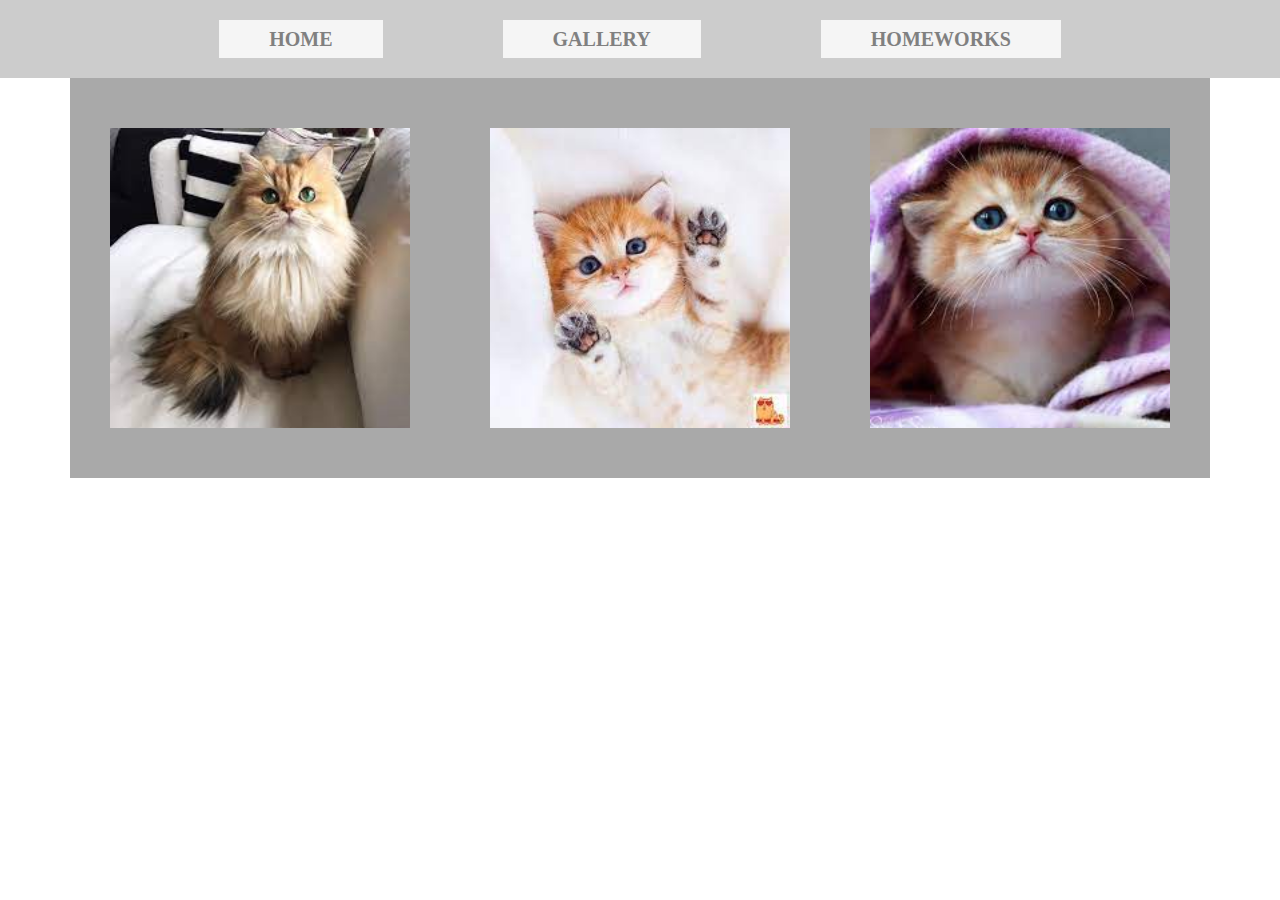
<file: gallery/index.html>
<!DOCTYPE html>
<html lang="en">

<head>
    <meta charset="UTF-8">
    <meta http-equiv="X-UA-Compatible" content="IE=edge">
    <meta name="viewport" content="width=device-width, initial-scale=1.0">
    <title>Document</title>
    <link rel="stylesheet" href="style/index.css">
</head>

<body>
    <header class="header">
        <div class="container">
            <ul class="menu">
                <li style="font-family: 'Tilt Prism';">
                    <a href="#">HOME</a>
                </li>
                <li style="font-family: Smokum-Regular;">
                    <a href="gallery/index.html">GALLERY</a>
                </li>

                <li style="font-family: Merriweather-Black;">
                    <a href="#">HOMEWORKS</a>

                    <ul class="second-ul">
                        <li><a href="#"></a></li>
                        <li><a href="inline-block/index.html">INLINE-BLOCK</a></li>
                        <li><a href="table/table/index.html">TABLE</a></li>
                        <li class="li2"><a href="#">SITE</a>
                            <ul class="second_1-ul">
                                <li class="li3"><a href="amelia/index.html" target="_blank">AMELIA</a></li>
                            </ul>
                        </li>
                    </ul>

                </li>

            </ul>
        </div>
    </header>
    <div class="container1">
        <div class="cat">
            <div class="cat_block">

                <img src="img/cat_img1.jpg" alt="cat">
                <p class="gallery-text">Lorem ipsum dolor sit, amet consectetur adipisicing elit. Natus adipisci
                    perspiciatis
                    beatae quaerat rerum assumenda quisquam quia iure illum fugit odit consequatur tempore, id
                    cumque
                    tenetur
                    voluptatum dolorum consequuntur eius!
                    <span>Lorem, ipsum dolor.</span>
                </p>
            </div>

            <div class="cat_block">
                <img src="img/cat_2.jpg" alt="cat">
                <p class="gallery-text">Lorem ipsum dolor sit, amet consectetur adipisicing elit. Natus adipisci
                    perspiciatis
                    beatae quaerat rerum assumenda quisquam quia iure illum fugit odit consequatur tempore, id cumque
                    tenetur
                    voluptatum dolorum consequuntur eius!
                    <span>Lorem, ipsum dolor.</span>
                </p>
            </div>
            <div class="cat_block">
                <img src="img/cat_3.jpg" alt="cat">
                <p class="gallery-text">Lorem ipsum dolor sit, amet consectetur adipisicing elit. Natus adipisci
                    perspiciatis
                    beatae quaerat rerum assumenda quisquam quia iure illum fugit odit consequatur tempore, id cumque
                    tenetur
                    voluptatum dolorum consequuntur eius!
                    <span>Lorem, ipsum dolor.</span>
                </p>
            </div>
        </div>
    </div>
</body>

</html>
</file>
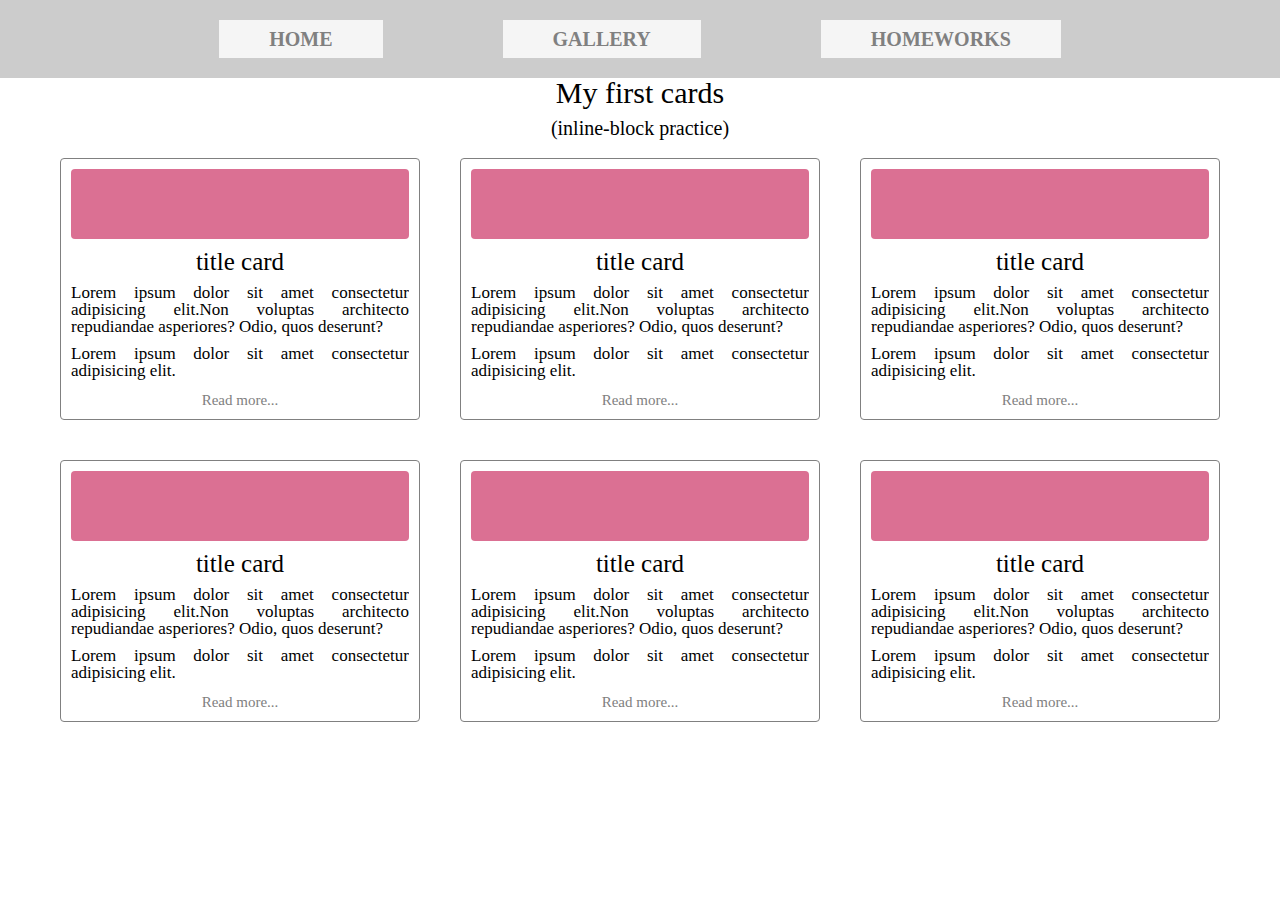
<file: inline-block/index.html>
<!DOCTYPE html>
<html lang="en">

<head>
    <meta charset="UTF-8">
    <meta http-equiv="X-UA-Compatible" content="IE=edge">
    <meta name="viewport" content="width=device-width, initial-scale=1.0">
    <title>Document</title>
    <link rel="stylesheet" href="style/index.css">
</head>

<body>
    <header class="header">
        <div class="container">
            <ul class="menu">
                <li style="font-family: 'Tilt Prism';">
                    <a href="#">HOME</a>
                </li>
                <li style="font-family: Smokum-Regular;">
                    <a href="gallery/index.html">GALLERY</a>
                </li>

                <li style="font-family: Merriweather-Black;">
                    <a href="#">HOMEWORKS</a>

                    <ul class="second-ul">
                        <li><a href="#"></a></li>
                        <li><a href="inline-block/index.html">INLINE-BLOCK</a></li>
                        <li><a href="table/table/index.html">TABLE</a></li>
                        <li class="li2"><a href="#">SITE</a>
                            <ul class="second_1-ul">
                                <li class="li3"><a href="amelia/index.html" target="_blank">AMELIA</a></li>
                            </ul>
                        </li>
                    </ul>

                </li>

            </ul>
        </div>
    </header>
    <div class="container1">
        <div class="header1">
            <h1>My first cards</h1>
            <p>(inline-block practice)</p>
        </div>
        <div class="cards">
            <div class="card">
                <div class="cards_1">
                    <div class="background"></div>
                    <h2> <a href="#">title card</a></h2>
                    <div class="card_par">
                        <p class="text">Lorem ipsum dolor sit amet consectetur adipisicing elit.Non voluptas architecto
                            repudiandae
                            asperiores? Odio, quos deserunt? </p>
                        <p>Lorem ipsum dolor sit amet consectetur adipisicing elit.
                        </p>
                    </div>
                    <a href="#" class="text_1">Read more...</a>
                </div>
            </div>
            <div class="card">
                <div class="cards_1">
                    <div class="background"></div>
                    <h2> <a href="#">title card</a></h2>
                    <div class="card_par">
                        <p class="text">Lorem ipsum dolor sit amet consectetur adipisicing elit.Non voluptas architecto
                            repudiandae
                            asperiores? Odio, quos deserunt? </p>
                        <p>Lorem ipsum dolor sit amet consectetur adipisicing elit.
                        </p>
                    </div>
                    <a href="#" class="text_1">Read more...</a>
                </div>
            </div>
            <div class="card">
                <div class="cards_1">
                    <div class="background"></div>
                    <h2> <a href="#">title card</a></h2>
                    <div class="card_par">
                        <p class="text">Lorem ipsum dolor sit amet consectetur adipisicing elit.Non voluptas architecto
                            repudiandae
                            asperiores? Odio, quos deserunt? </p>
                        <p>Lorem ipsum dolor sit amet consectetur adipisicing elit.
                        </p>
                    </div>
                    <a href="#" class="text_1">Read more...</a>
                </div>
            </div>
            <div class="card">
                <div class="cards_1">
                    <div class="background"></div>
                    <h2> <a href="#">title card</a></h2>
                    <div class="card_par">
                        <p class="text">Lorem ipsum dolor sit amet consectetur adipisicing elit.Non voluptas architecto
                            repudiandae
                            asperiores? Odio, quos deserunt? </p>
                        <p>Lorem ipsum dolor sit amet consectetur adipisicing elit.
                        </p>
                    </div>
                    <a href="#" class="text_1">Read more...</a>
                </div>
            </div>
            <div class="card">
                <div class="cards_1">
                    <div class="background"></div>
                    <h2> <a href="#">title card</a></h2>
                    <div class="card_par">
                        <p class="text">Lorem ipsum dolor sit amet consectetur adipisicing elit.Non voluptas architecto
                            repudiandae
                            asperiores? Odio, quos deserunt? </p>
                        <p>Lorem ipsum dolor sit amet consectetur adipisicing elit.
                        </p>
                    </div>
                    <a href="#" class="text_1">Read more...</a>
                </div>
            </div>
            <div class="card">
                <div class="cards_1">
                    <div class="background"></div>
                    <h2> <a href="#">title card</a></h2>
                    <div class="card_par">
                        <p class="text">Lorem ipsum dolor sit amet consectetur adipisicing elit.Non voluptas architecto
                            repudiandae
                            asperiores? Odio, quos deserunt? </p>
                        <p>Lorem ipsum dolor sit amet consectetur adipisicing elit.
                        </p>
                    </div>
                    <a href="#" class="text_1">Read more...</a>
                </div>
            </div>
        </div>
    </div>
</body>

</html>
</file>
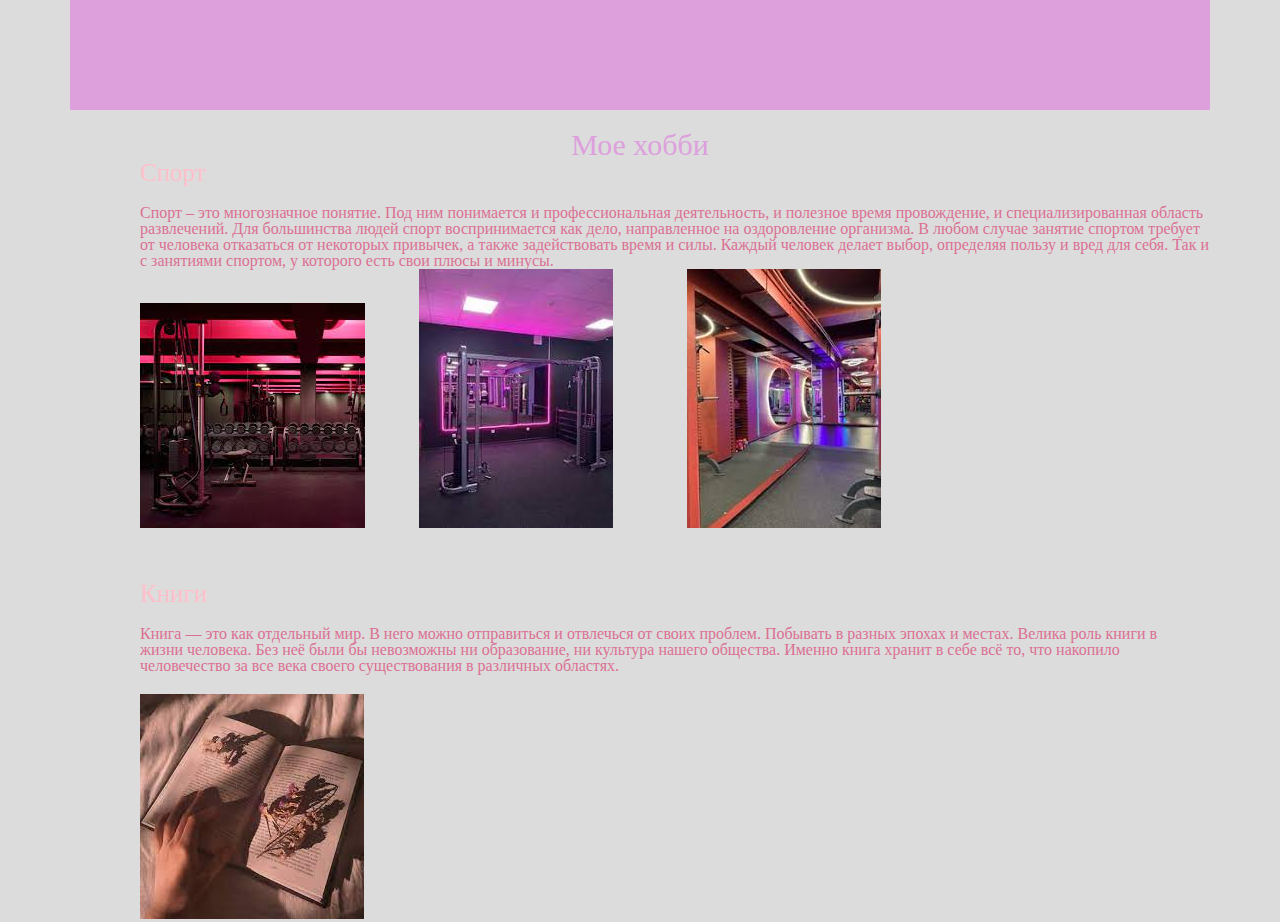
<file: table/index.html>
<!DOCTYPE html>
<html lang="en">

<head>
    <meta charset="UTF-8">
    <meta http-equiv="X-UA-Compatible" content="IE=edge">
    <meta name="viewport" content="width=device-width, initial-scale=1.0">
    <title>Document</title>
    <link rel="stylesheet" href="style/index.css">
</head>

<body>

    <div class="container">
        <div class="fonts"></div>
        <div>
            <h1>Мое хобби</h1>
            <div class="box_1">
                <h2>Спорт</h2>
                <p class="text_1">Спорт – это многозначное понятие. Под ним понимается и профессиональная
                    деятельность, и полезное
                    время провождение, и
                    специализированная область развлечений. Для большинства людей спорт воспринимается как дело,
                    направленное на
                    оздоровление организма. В любом случае занятие спортом требует от человека отказаться от некоторых
                    привычек, а также
                    задействовать время и силы. Каждый человек делает выбор, определяя пользу и вред для себя. Так и с
                    занятиями спортом, у
                    которого есть свои плюсы и минусы.</p>
                <img src="./img/sport.jpg" alt="">
                <img class="img_sport" src="./img/sport1.jpg" alt="sport">
                <img class="img_sport_1" src="./img/sport2.jpg" alt="sport">
            </div>
            <div class="box_2">
                <a href="book/index.html">
                    <a href="table/index.html">
                        <h2>Книги</h2>
                    </a>
                </a>
                <p class="text_1">Книга — это как отдельный мир. В него можно отправиться и
                    отвлечься
                    от своих проблем. Побывать в разных эпохах и
                    местах. Велика роль книги в жизни человека. Без неё были бы невозможны ни образование, ни
                    культура
                    нашего общества.
                    Именно книга хранит в себе всё то, что накопило человечество за все века своего существования в
                    различных областях.
                </p>
                <img class="img_book" src="./img/book.jpg" alt="book">
            </div>
        </div>
    </div>
</body>

</html>
</file>
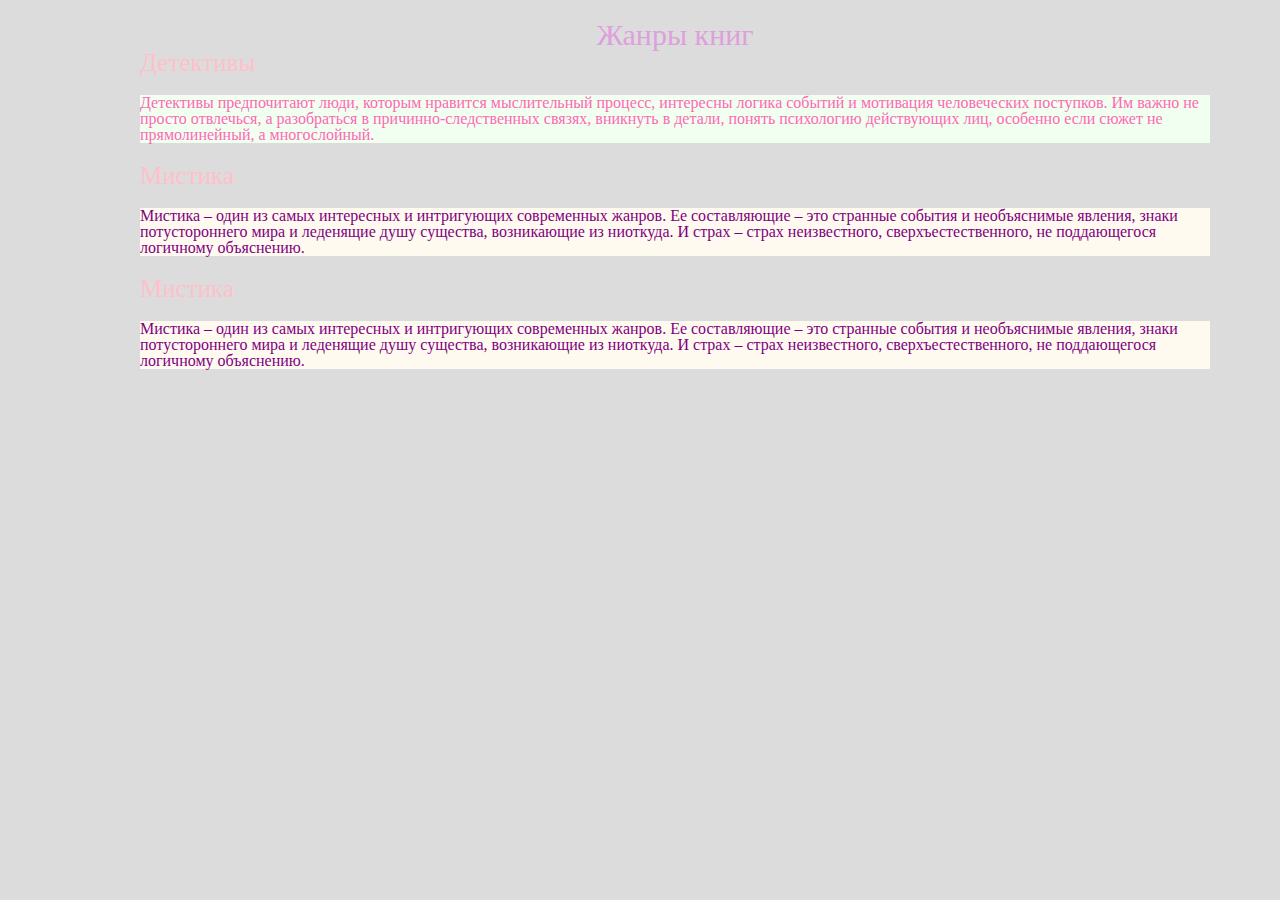
<file: table/book/index.html>
<!DOCTYPE html>
<html lang="en">

<head>
    <meta charset="UTF-8">
    <meta http-equiv="X-UA-Compatible" content="IE=edge">
    <meta name="viewport" content="width=device-width, initial-scale=1.0">
    <title>Document</title>

    <link rel="stylesheet" href="../style/index.css">

</head>

<body>
    <div class="container">
        <div class="block">
            <h1>Жанры книг</h1>
            <div class="box_3">
                <h2>Детективы</h2>
                <p>Детективы предпочитают люди, которым нравится мыслительный процесс, интересны логика
                    событий и мотивация человеческих
                    поступков. Им важно не просто отвлечься, а разобраться в причинно-следственных связях, вникнуть в
                    детали, понять
                    психологию действующих лиц, особенно если сюжет не прямолинейный, а многослойный.</p>
            </div>
            <div>
                <h2 class="header_1">Мистика</h2>
                <p>Мистика – один из самых интересных и интригующих современных жанров. Ее составляющие –
                    это странные события и
                    необъяснимые явления, знаки потустороннего мира и леденящие душу существа, возникающие из ниоткуда.
                    И страх – страх
                    неизвестного, сверхъестественного, не поддающегося логичному объяснению.</p>
            </div>
            <div>
                <h2 class="header_1">Мистика</h2>
                <p>Мистика – один из самых интересных и интригующих современных жанров. Ее составляющие –
                    это странные события и
                    необъяснимые явления, знаки потустороннего мира и леденящие душу существа, возникающие из ниоткуда.
                    И страх – страх
                    неизвестного, сверхъестественного, не поддающегося логичному объяснению.</p>
            </div>
        </div>
    </div>
</body>

</html>
</file>
<file: style/index.css>
@import url('reset.css');

.container {
    max-width: 1140px;
    margin: 0 auto;
    position: relative;
}

.header {
    padding: 20px 0;
    background: #ccc;
    font-weight: 900;
    font-size: 20px;
    line-height: 28px;
}


.menu {
    display: flex;
    justify-content: center;
    gap: 120px;
}

menu a {
    color: grey;
    text-decoration: none;
    padding: 10px 25px;
}

.header_icon {
    width: 40px;
    height: 40px;
    fill: #fff;
    position: absolute;
    top: 0;
    left: -1px;
}

.header-icon-right {
    width: 40px;
    height: 40px;
    fill: #fff;
    position: absolute;
    top: 1px;
    right: -1px;
}

.icon_link {
    background-color: cornsilk;
    color: grey;
    display: block;
    text-decoration: none;
    padding: 5px 50px;
}

.second-ul li a {
    padding: 10px 25px;
    text-decoration: none;
}

.menu>li {
    text-transform: uppercase;
    position: relative;
    font-size: 20px;
}

.menu>li:hover .second-ul {
    display: block;
    top: 100%;
}


.second-ul {
    transition: all 2s cubic-bezier(1, .14, 0, 1.66);
    padding: 20px 0 0;
    position: absolute;
    left: 0;
    top: -1000%;
    z-index: 1;


}

.header_icon_arrow {
    top: 4px;
}

.second-ul>li a {
    padding: 10px 45px;

}

.second-ul>li {
    background: whitesmoke;
    position: relative;

}

.second_1-ul li {
    background: whitesmoke;

}


.li2:hover .second_1-ul {
    display: block;
    top: 0;
    right: 100%;
}

.second_1-ul {
    transition: all 1s cubic-bezier(.13, 1.07, 0, .37);
    right: -100%;
    top: -1000%;
    z-index: 1;
    position: absolute;


}

.list_svg {
    display: flex;
    justify-content: center;
    gap: 90px;
}

.icon_svg {
    width: 40px;
    height: 40px;
    transform: rotate(-45deg);

}

.hover_me {

    position: fixed;
    bottom: 0;
    left: 70%;
    width: 225px;
    transform: translateY(calc(100% - 40px));
    transition: all 1s;
}

.hover_me:hover {
    transition: all 2s;
    transform: translateY(0);

}

.hover_me:hover .hover_me_klik {
    animation: none;
    /* animation: name duration timing-function delay iteration-count direction fill-mode; */
}

.hover_svg a {
    display: block;
    padding: 3px;
}

.hover_svg li {
    border-right: 2px solid gray;
    border-left: 2px solid gray;
    border-top: 2px solid black;
    border-bottom: 2px solid black;
}

.hover_svg {
    margin: 0 auto;
    flex-wrap: wrap;
    gap: 10px;
    display: flex;
    width: 120px;
    transform: rotate(45deg);
    justify-content: center;
    padding: 40px 0;
}

.hover_me_klik {
    background-color: gray;
    text-align: center;
    font-size: 30px;
    padding: 5px 0;
    animation: pulse .5s infinite;


}

.back {
    background-color: dimgray;
}

@keyframes pulse {
    0% {
        transform: translate(1px, 0px);
    }

    10% {
        transform: translate(-3px, 0px);
    }

    20% {
        transform: translate(3px, 0px);
    }

    50% {
        transform: translate(-4px, 0px);
    }

    100% {
        transform: translate(4px, 0px);
    }
}

footer {
    background-color: blue;
    width: 100%;
    padding: 65px;
    font-size: 0px;

    top: 100%;
    left: 0;
}

.header_icon:hover {
    fill: bisque;
}

.menu li:hover a {
    display: block;
    color: wheat;
}

.menu li:hover svg {
    fill: wheat;
}
</file>
<file: amelia/style/index.css>
@import url(reset.css);

.header_bg {
    background-color: #81A36B;
    padding-top: 20px;
    position: fixed;
    padding-bottom: 20px;
    top: 0;
    left: 0;
    width: 100%;
    z-index: 10000;
}



.container {
    max-width: 1110px;
    margin: 0 auto;
    padding: 0 10px;
}

header {
    justify-content: space-between;
    display: flex;
    align-items: center;
}

body {

    font-size: 18px;
    font-family: 'Roboto', sans-serif;
    font-weight: 400;

    color: #161616;
}

.ul {
    font-family: 'Roboto', sans-serif;
    display: flex;
    gap: 90px;
}



.amelia_flowers {
    background: #F5F5F5;
    width: 100%;
}

header ul li a:hover {
    color: aliceblue;
}

header a {
    color: #161616;
    text-decoration: none;
}

.block-amelia_flowers {
    padding-top: 80px;
    display: flex;
    gap: 30px;
}



.text_1 {
    padding-top: 60px;
    margin-bottom: 60px;

}

button {
    color: #161616;
    font-family: 'Roboto';
    font-size: 18px;
    padding: 15px 20px;

}

.button {
    border: none;
    background: #81A36B;
}

.button_1 {
    margin-left: 65px;
    border: 1px solid #81A36B;
}

.flowers_3 {
    text-align: center;
    max-width: 540px;
    margin: 0 auto;
    padding-top: 120px;
}

h1 {
    font-family: 'Montserrat', sans-serif;
    font-size: 62px;
}

h2 {
    font-family: 'Montserrat', sans-serif;
    font-size: 32px;
}

.text {
    padding-top: 60px;
}

.section_1 {
    background-color: #81A36B;
    width: 100%;

}

.advantages {
    padding: 80px 0;
    justify-content: space-between;
    display: flex;
    text-align: center;
}

.text_2 {
    display: flex;
    padding-top: 20px;
}


.text_3 {
    padding-top: 60px;
}


.block-work {
    display: flex;
    text-align: center;
}

.works_cards {
    display: flex;
    gap: 30px;
    text-align: center;
    padding-top: 80px;
}

.img_flowers {
    flex: 1 1 33%;
    background: #81A36B;
    padding: 10px 15px;

}

.margin {
    margin-top: 120px;
}

.footer {
    background: #81A36B;
    padding: 60px 0;
}

.flex-conteiner {
    display: flex;
    justify-content: space-between;
}

.flex-conteiner h3 {
    font-size: 24px;
    line-height: 26px;
    margin: 0px 0px 40px;
}

.footer-contact a {
    color: #161616;
    text-decoration: none;

}

.footer-contact ul>li+li {
    margin-top: 20px;

}

.footer-contact li {
    list-style-type: none;
}

.footer-year {
    font-family: 'Montserrat', sans-serif;
    font-weight: 500;
    text-align: center;
}

.ul2 {
    display: flex;
    gap: 30px;
}
</file>
<file: gallery/style/index.css>
@import url(reset.css);

.container {
    max-width: 1140px;
    margin: 0 auto;
    position: relative;
}

.header {
    padding: 20px 0;
    background: #ccc;
    font-weight: 900;
    font-size: 20px;
    line-height: 28px;
    font-family: 'Montserrat';
}


.menu {
    display: flex;
    justify-content: center;
    gap: 120px;
}

.menu a {
    color: grey;
    display: block;
    text-decoration: none;
    padding: 5px 50px;
}

.menu>li {
    text-transform: uppercase;
    background: whitesmoke;
    position: relative;
}

.menu>li:hover .second-ul {
    display: block;

}

.second_1-ul {
    position: absolute;
    top: 0;
    right: 100%;
    display: none;
}

.li2:hover ul {
    display: block;
}

.second-ul {
    padding: 20px 0 0;
    position: absolute;
    top: 100%;
    left: 0;
    z-index: 1;
    display: none;
}

.second-ul>li {
    position: relative;
    background: whitesmoke;
}

.second_1-ul li {
    background: whitesmoke;
}

.cat_block {
    width: 300px;
    margin: 0 auto;
    position: relative;
    font-size: 0;


}

.cat_block img {
    width: 100%;
    height: 100%;
    object-fit: cover;
}

.gallery-text {
    background: rgba(0, 0, 0, 0.2);
    z-index: 1;
    position: absolute;
    top: 70px;
    left: 0;
    font-size: 20px;
    color: bisque;
    display: none;
}

.cat_block:hover .gallery-text {
    display: block;
}

.gallery-text span {
    color: gray;
}

.container1 {
    max-width: 1140px;
    padding: 50px 0;
    margin: 0 auto;
    position: relative;
    background-color: darkgray;
}

.cat {
    display: flex;
}
</file>
<file: inline-block/style/index.css>
@import url('reset.css');

.container {
    max-width: 1140px;
    margin: 0 auto;
    position: relative;
}

.header {
    padding: 20px 0;
    background: #ccc;
    font-weight: 900;
    font-size: 20px;
    line-height: 28px;
    font-family: 'Montserrat';
}


.menu {
    display: flex;
    justify-content: center;
    gap: 120px;
}

.menu a {
    color: grey;
    display: block;
    text-decoration: none;
    padding: 5px 50px;
}

.menu>li {
    text-transform: uppercase;
    background: whitesmoke;
    position: relative;
}

.menu>li:hover .second-ul {
    display: block;

}

.second-ul {
    padding: 20px 0 0;
    position: absolute;
    top: 100%;
    left: 0;
    z-index: 1;
    display: none;
}

.second-ul>li {
    background: whitesmoke;
    position: relative;
}

.second_1-ul li {
    background: whitesmoke;
}

.second_1-ul {
    position: absolute;
    top: 0;
    right: 100%;
    display: none;
}

.li2:hover ul {
    display: block;
}

a {
    text-decoration: none;
    color: black;

}

h1 {
    font-size: 30px;
    padding-bottom: 10px;
}

.header1 {
    font-size: 20px;
    text-align: center;
}

.container1 {
    margin: 0 auto;
    width: 1200px;
}

.card {
    display: inline-block;
    width: 400px;
    padding: 20px;
    text-align: center;
    font-size: 25px;
}

.cards_1 {
    border: 1px solid grey;
    padding: 10px;
    border-radius: 4px;
}

.cards {
    font-size: 0;
}

.background {
    background: palevioletred;

    height: 70px;
    border-radius: 4px;
    margin-bottom: 10px;
}


.card_par {
    margin-top: 10px;
    font-size: 17px;
    height: 100px;
    overflow: hidden;
    text-align: justify;
}



.card_par p+p {
    margin-top: 10px;
}

.text_1 {
    font-size: 15px;
    color: gray;
}
</file>
<file: table/style/index.css>
@import url('reset.css');

.container {
    max-width: 1140px;
    margin: 0 auto;
    position: relative;
}

.header {
    padding: 20px 0;
    background: #ccc;
    font-weight: 900;
    font-size: 20px;
    line-height: 28px;
    font-family: 'Montserrat';
}


.menu {
    display: flex;
    justify-content: center;
    gap: 120px;
}

.menu a {
    color: grey;
    display: block;
    text-decoration: none;
    padding: 5px 50px;
}

.menu>li {
    text-transform: uppercase;
    background: whitesmoke;
    position: relative;
}

.menu>li:hover .second-ul {
    display: block;

}

.second-ul {
    padding: 20px 0 0;
    position: absolute;
    top: 100%;
    left: 0;
    z-index: 1;
    display: none;
}

.second-ul>li {
    background: whitesmoke;
}

.second_1-ul li {
    background: whitesmoke;
}

.container1 {
    width: 1000px;
    background: white;
    border: 2px solid palevioletred;
    margin: 0 auto;
}

h1 {
    color: plum;
    text-align: center;
    font-size: 30px;
    margin-top: 20px;
}

body {
    background-color: gainsboro;
}

h2 {
    color: pink;
    font-size: 25px;
    margin-bottom: 20px;
}

.text_1 {
    color: palevioletred;
}


.box_1 {
    margin-left: 70px;
}

.img_sport {
    padding-left: 50px;
}

.img_sport_1 {
    padding-left: 70px;
}

.box_2 {
    margin-top: 50px;
    margin-left: 70px;
    margin-right: 30px;
}

.img_book {
    padding-top: 20px;
}

.fonts {
    background-color: plum;
    width: 100%;
    height: 110px;
}

a {
    text-decoration: none;
}

.block {
    margin-left: 70px;
}


.header_1 {
    margin-top: 20px;
}


.box_3>p {
    color: hotpink;
    background-color: honeydew;
}

.header_1+p {
    color: purple;
    background-color: floralwhite;
}

table {
    margin: 0 auto;
    border: 7px solid purple;
}

.block_3 {
    width: 1200px;
    margin: 0 auto;
}

.page_1 {
    font-size: 40px;
    text-align: center;
    margin-bottom: 20px;
}

td {
    width: 150px;
    height: 200px;
    border: 5px solid plum;
}

.color {
    background-color: pink;
}

.container_1 {
    background-color: whitesmoke;
}

.color_1 {
    background-color: palevioletred;
}

.color_2 {
    background-color: thistle;
}

.color_3 {
    background-color: coral;
}

.color_4 {
    background-color: darksalmon;
}
</file>
